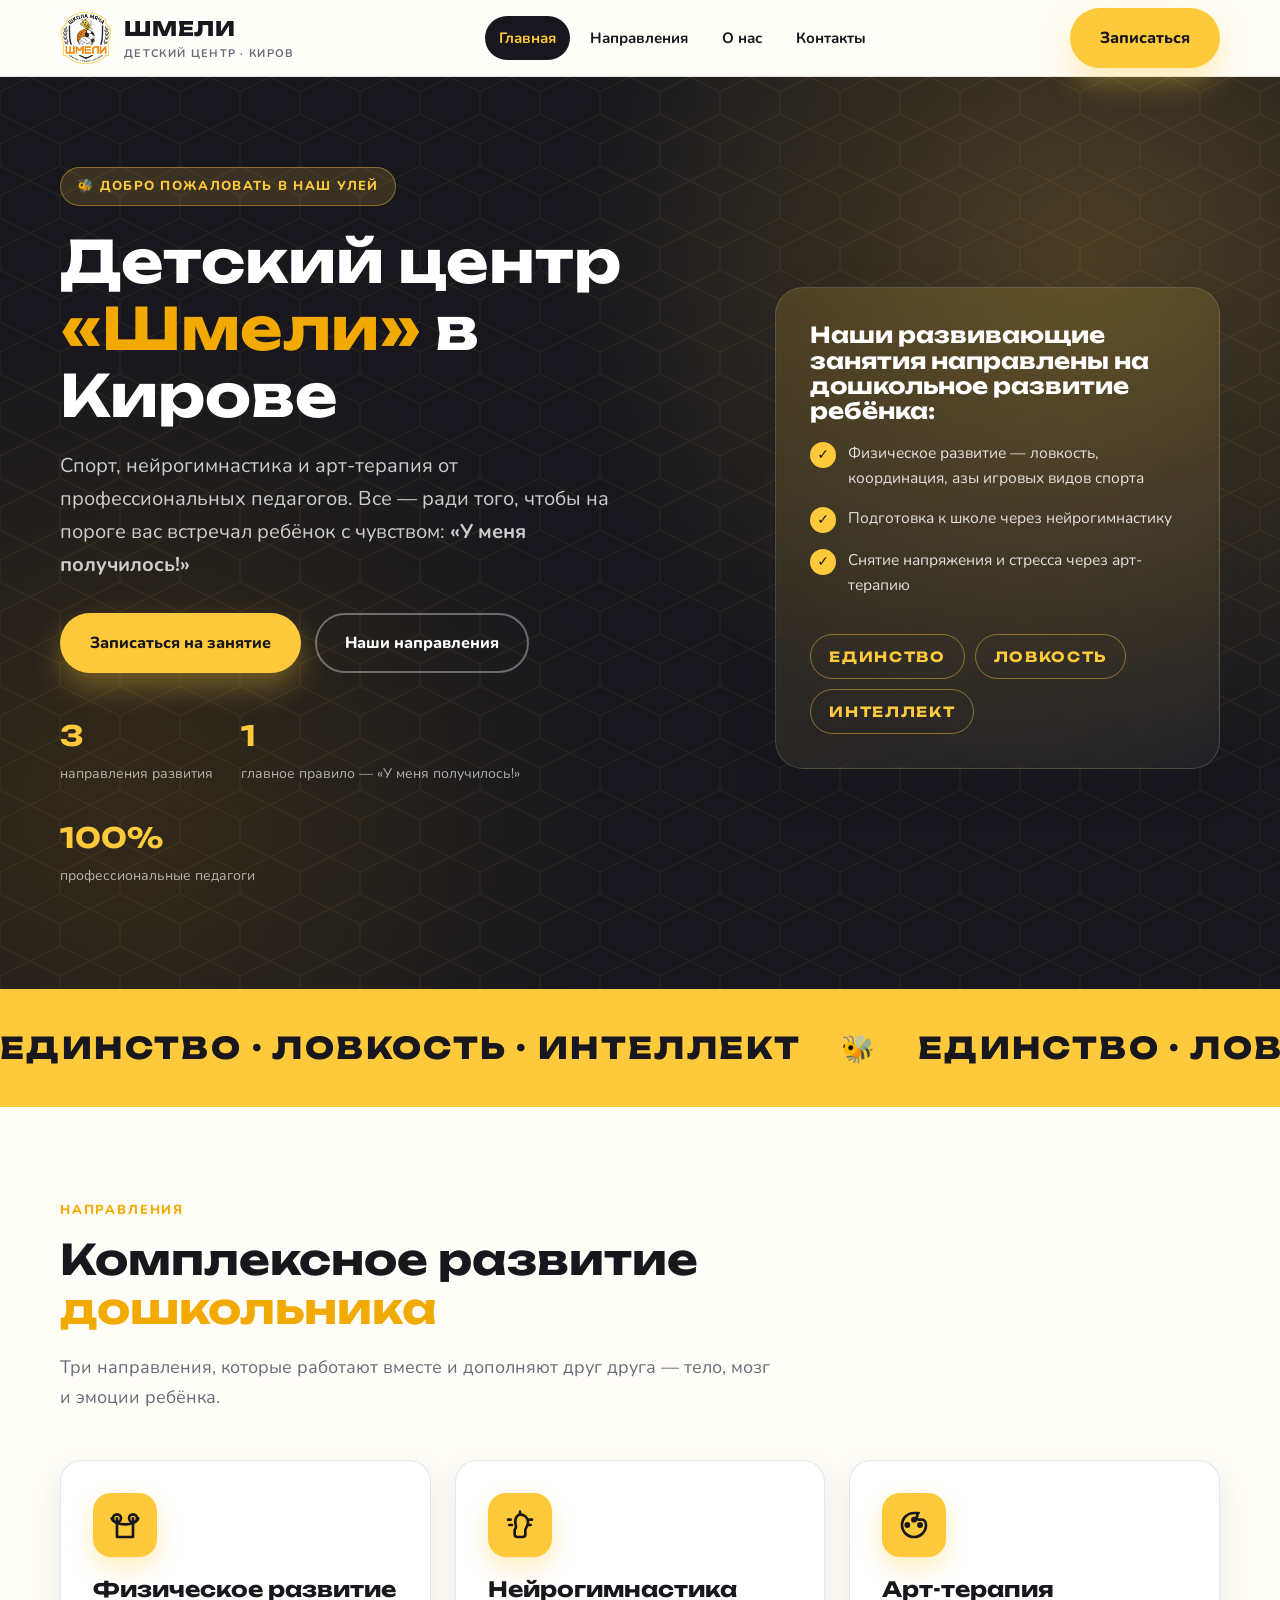
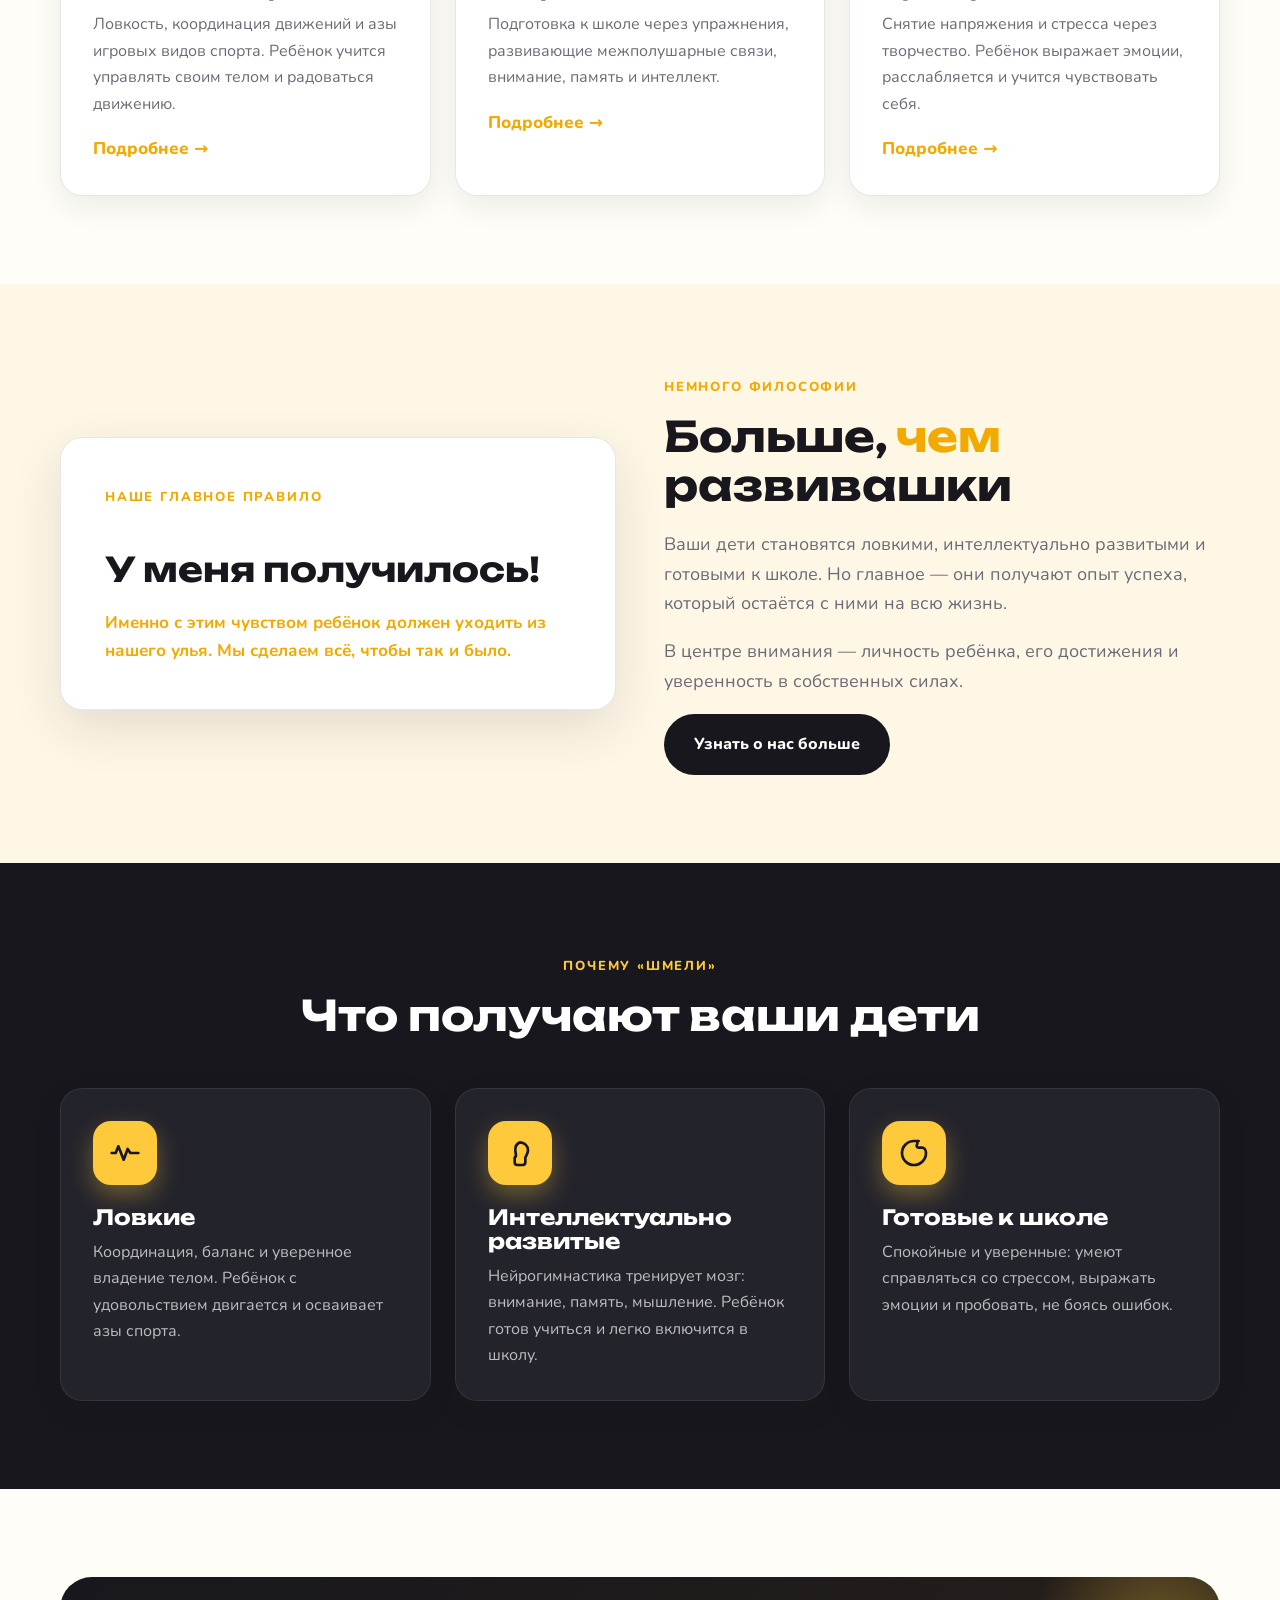
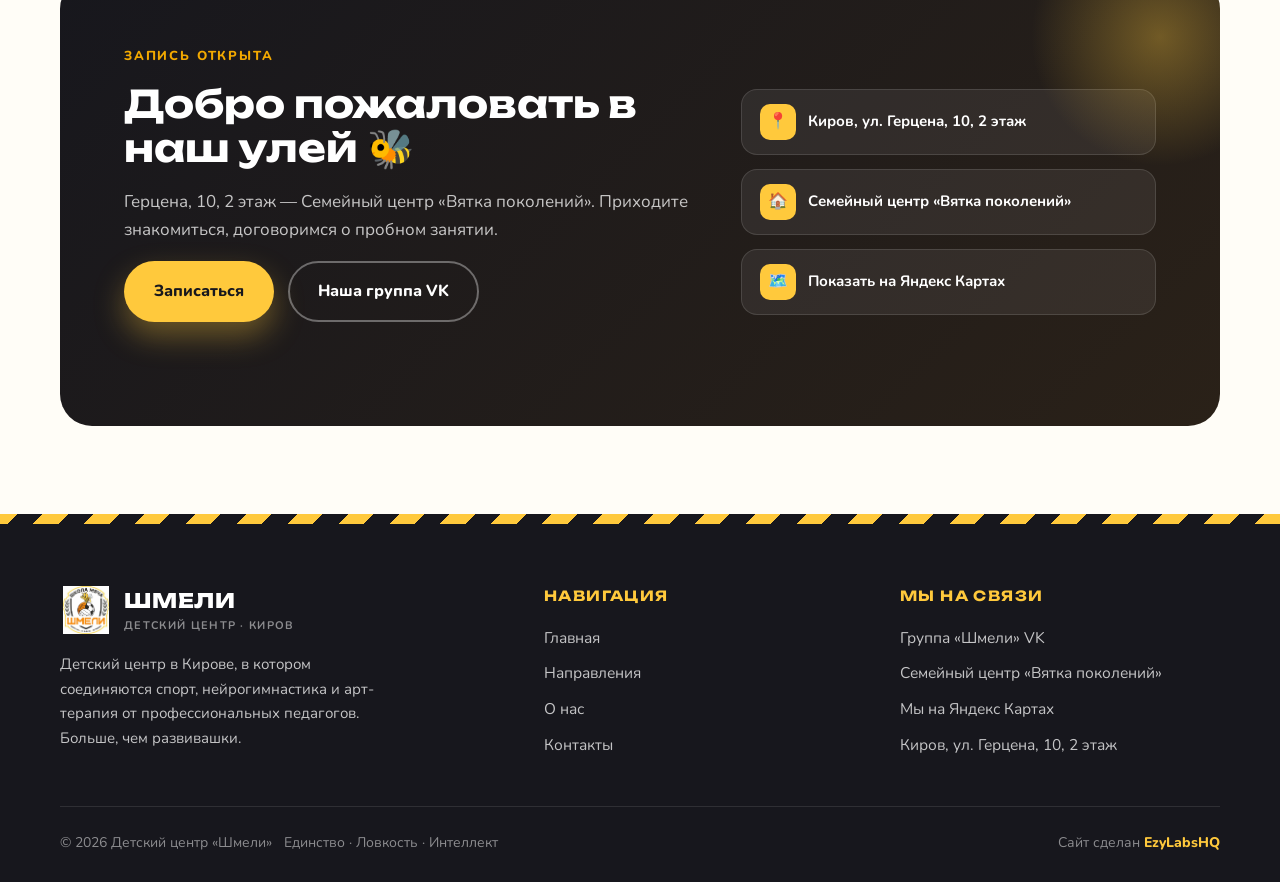
<file: index.html>
<!DOCTYPE html>
<html lang="ru">
<head>
  <meta charset="UTF-8">
  <meta name="viewport" content="width=device-width, initial-scale=1.0">
  <title>Детский центр «Шмели» — спорт, нейрогимнастика, арт-терапия в Кирове</title>
  <meta name="description" content="Детский центр «Шмели» в Кирове: спорт, нейрогимнастика и арт-терапия от профессиональных педагогов. Дошкольное развитие детей. Наш девиз — единство, ловкость, интеллект.">
  <link rel="icon" type="image/svg+xml" href="favicon.png">
  <link rel="preconnect" href="https://fonts.googleapis.com">
  <link rel="preconnect" href="https://fonts.gstatic.com" crossorigin>
  <link href="https://fonts.googleapis.com/css2?family=Nunito:wght@400;600;700;800&family=Unbounded:wght@500;700;800&display=swap" rel="stylesheet">
  <link rel="stylesheet" href="css/styles.css">
</head>
<body>

  <header class="site-header">
    <div class="container header-inner">
      <a class="logo" href="index.html">
        <span class="logo-badge">
          <img src="logo.webp" alt="Логотип детского центра «Шмели»" width="52" height="52">
        </span>
        <span>ШМЕЛИ<small>Детский центр · Киров</small></span>
      </a>
      <nav class="nav" aria-label="Основное меню">
        <a href="index.html" class="is-active" aria-current="page">Главная</a>
        <a href="directions.html">Направления</a>
        <a href="about.html">О нас</a>
        <a href="contacts.html">Контакты</a>
      </nav>
      <a class="btn btn-primary header-cta" href="contacts.html">Записаться</a>
      <button class="burger" aria-label="Открыть меню" aria-expanded="false"><span></span></button>
    </div>
  </header>

  <main>
    <section class="hero">
      <div class="container hero-inner">
        <div class="hero-text">
          <span class="hero-badge">🐝 Добро пожаловать в наш улей</span>
          <h1>Детский центр <span class="highlight">«Шмели»</span> в Кирове</h1>
          <p class="hero-lead">Спорт, нейрогимнастика и арт-терапия от профессиональных педагогов. Все — ради того, чтобы на пороге вас встречал ребёнок с чувством: <strong>«У меня получилось!»</strong></p>
          <div class="hero-actions">
            <a class="btn btn-primary" href="contacts.html">Записаться на занятие</a>
            <a class="btn btn-ghost" href="directions.html">Наши направления</a>
          </div>
          <div class="hero-facts">
            <div class="fact">
              <strong>3</strong>
              <span>направления развития</span>
            </div>
            <div class="fact">
              <strong>1</strong>
              <span>главное правило — «У меня получилось!»</span>
            </div>
            <div class="fact">
              <strong>100%</strong>
              <span>профессиональные педагоги</span>
            </div>
          </div>
        </div>
        <div class="hero-card reveal">
          <h3>Наши развивающие занятия направлены на дошкольное развитие ребёнка:</h3>
          <ul>
            <li><span class="check">✓</span>Физическое развитие — ловкость, координация, азы игровых видов спорта</li>
            <li><span class="check">✓</span>Подготовка к школе через нейрогимнастику</li>
            <li><span class="check">✓</span>Снятие напряжения и стресса через арт-терапию</li>
          </ul>
          <div class="motto">
            <span>Единство</span>
            <span>Ловкость</span>
            <span>Интеллект</span>
          </div>
        </div>
      </div>
    </section>

    <div class="band" aria-hidden="true">
      <div class="band-track">
        <span>Единство · Ловкость · Интеллект</span>
        <span>Единство · Ловкость · Интеллект</span>
        <span>Единство · Ловкость · Интеллект</span>
        <span>Единство · Ловкость · Интеллект</span>
      </div>
    </div>

    <section class="section">
      <div class="container">
        <div class="section-head">
          <span class="eyebrow">Направления</span>
          <h2 class="section-title">Комплексное развитие <span class="highlight">дошкольника</span></h2>
          <p class="section-text">Три направления, которые работают вместе и дополняют друг друга — тело, мозг и эмоции ребёнка.</p>
        </div>
        <div class="grid grid-3">
          <article class="card reveal">
            <div class="card-icon">
              <svg viewBox="0 0 24 24" fill="none" stroke="#17171D" stroke-width="2" stroke-linecap="round" stroke-linejoin="round" aria-hidden="true">
                <circle cx="6" cy="7" r="3"/>
                <circle cx="18" cy="7" r="3"/>
                <path d="M2 7c2 6 18 6 20 0"/>
                <path d="M6 7v14M18 7v14M6 21h12"/>
              </svg>
            </div>
            <h3>Физическое развитие</h3>
            <p>Ловкость, координация движений и азы игровых видов спорта. Ребёнок учится управлять своим телом и радоваться движению.</p>
            <a class="card-link" href="directions.html#sport">Подробнее →</a>
          </article>
          <article class="card reveal">
            <div class="card-icon">
              <svg viewBox="0 0 24 24" fill="none" stroke="#17171D" stroke-width="2" stroke-linecap="round" stroke-linejoin="round" aria-hidden="true">
                <path d="M12 4a6 6 0 0 1 6 6c0 2.5-1.5 4-2 5.5V19a2 2 0 0 1-2 2h-4a2 2 0 0 1-2-2v-3.5C10 14 8.5 12.5 8.5 10a6 6 0 0 1 3.5-6z"/>
                <path d="M12 2v2M5 8H3M21 8h-2M6 12H4M20 12h-2"/>
              </svg>
            </div>
            <h3>Нейрогимнастика</h3>
            <p>Подготовка к школе через упражнения, развивающие межполушарные связи, внимание, память и интеллект.</p>
            <a class="card-link" href="directions.html#neuro">Подробнее →</a>
          </article>
          <article class="card reveal">
            <div class="card-icon">
              <svg viewBox="0 0 24 24" fill="none" stroke="#17171D" stroke-width="2" stroke-linecap="round" stroke-linejoin="round" aria-hidden="true">
                <path d="M12 3a9 9 0 1 0 9 9c0-2.5-1.5-4-3-4h-2.5a1.5 1.5 0 0 1-1.1-2.55c.9-1-1.4-2.45 1.1-2.45z"/>
                <circle cx="7" cy="12" r="1.2" fill="#17171D"/>
                <circle cx="12" cy="8" r="1.2" fill="#17171D"/>
                <circle cx="16.5" cy="12" r="1.2" fill="#17171D"/>
              </svg>
            </div>
            <h3>Арт-терапия</h3>
            <p>Снятие напряжения и стресса через творчество. Ребёнок выражает эмоции, расслабляется и учится чувствовать себя.</p>
            <a class="card-link" href="directions.html#art">Подробнее →</a>
          </article>
        </div>
      </div>
    </section>

    <section class="section section--cream">
      <div class="container">
        <div class="rule">
          <div class="rule-quote reveal">
            <span class="eyebrow">Наше главное правило</span>
            <blockquote>У меня получилось!</blockquote>
            <cite>Именно с этим чувством ребёнок должен уходить из нашего улья. Мы сделаем всё, чтобы так и было.</cite>
          </div>
          <div>
            <span class="eyebrow">Немного философии</span>
            <h2 class="section-title">Больше, <span class="highlight">чем</span> развивашки</h2>
            <p class="section-text">Ваши дети становятся ловкими, интеллектуально развитыми и готовыми к школе. Но главное — они получают опыт успеха, который остаётся с ними на всю жизнь.</p>
            <p class="section-text">В центре внимания — личность ребёнка, его достижения и уверенность в собственных силах.</p>
            <a class="btn btn-dark" href="about.html">Узнать о нас больше</a>
          </div>
        </div>
      </div>
    </section>

    <section class="section section--dark">
      <div class="container">
        <div class="section-head section-head--center">
          <span class="eyebrow">Почему «Шмели»</span>
          <h2 class="section-title">Что получают ваши дети</h2>
        </div>
        <div class="grid grid-3">
          <article class="card card--dark reveal">
            <div class="card-icon">
              <svg viewBox="0 0 24 24" fill="none" stroke="#17171D" stroke-width="2" stroke-linecap="round" stroke-linejoin="round" aria-hidden="true">
                <path d="M2 12h3l2-5 4 10 3-8 2 3h6"/>
              </svg>
            </div>
            <h3>Ловкие</h3>
            <p>Координация, баланс и уверенное владение телом. Ребёнок с удовольствием двигается и осваивает азы спорта.</p>
          </article>
          <article class="card card--dark reveal">
            <div class="card-icon">
              <svg viewBox="0 0 24 24" fill="none" stroke="#17171D" stroke-width="2" stroke-linecap="round" stroke-linejoin="round" aria-hidden="true">
                <path d="M12 4a6 6 0 0 1 6 6c0 2.5-1.5 4-2 5.5V19a2 2 0 0 1-2 2h-4a2 2 0 0 1-2-2v-3.5C10 14 8.5 12.5 8.5 10a6 6 0 0 1 3.5-6z"/>
              </svg>
            </div>
            <h3>Интеллектуально развитые</h3>
            <p>Нейрогимнастика тренирует мозг: внимание, память, мышление. Ребёнок готов учиться и легко включится в школу.</p>
          </article>
          <article class="card card--dark reveal">
            <div class="card-icon">
              <svg viewBox="0 0 24 24" fill="none" stroke="#17171D" stroke-width="2" stroke-linecap="round" stroke-linejoin="round" aria-hidden="true">
                <path d="M12 3a9 9 0 1 0 9 9c0-2.5-1.5-4-3-4h-2.5a1.5 1.5 0 0 1-1.1-2.55c.9-1-1.4-2.45 1.1-2.45z"/>
              </svg>
            </div>
            <h3>Готовые к школе</h3>
            <p>Спокойные и уверенные: умеют справляться со стрессом, выражать эмоции и пробовать, не боясь ошибок.</p>
          </article>
        </div>
      </div>
    </section>

    <section class="section">
      <div class="container">
        <div class="cta-box reveal">
          <div>
            <span class="eyebrow">Запись открыта</span>
            <h2>Добро пожаловать в наш улей 🐝</h2>
            <p>Герцена, 10, 2 этаж — Семейный центр «Вятка поколений». Приходите знакомиться, договоримся о пробном занятии.</p>
            <div class="hero-actions">
              <a class="btn btn-primary" href="contacts.html">Записаться</a>
              <a class="btn btn-ghost" href="https://vk.ru/smeli_shkola" target="_blank" rel="noopener">Наша группа VK</a>
            </div>
          </div>
          <div class="cta-info">
            <div><span class="icon">📍</span>Киров, ул. Герцена, 10, 2 этаж</div>
            <a href="https://vk.ru/vyatka_pokoleniya" target="_blank" rel="noopener"><span class="icon">🏠</span>Семейный центр «Вятка поколений»</a>
            <a href="https://yandex.ru/maps/org/shmeli/58513634515?si=Kik431" target="_blank" rel="noopener"><span class="icon">🗺️</span>Показать на Яндекс Картах</a>
          </div>
        </div>
      </div>
    </section>
  </main>

  <div class="stripes" aria-hidden="true"></div>

  <footer class="site-footer">
    <div class="container">
      <div class="footer-grid">
        <div>
          <a class="logo" href="index.html">
            <span class="logo-badge">
              <img src="logo.webp" alt="Логотип детского центра «Шмели»" width="48" height="48">
            </span>
            <span>ШМЕЛИ<small style="color: rgba(255,255,255,.5)">Детский центр · Киров</small></span>
          </a>
          <p>Детский центр в Кирове, в котором соединяются спорт, нейрогимнастика и арт-терапия от профессиональных педагогов. Больше, чем развивашки.</p>
        </div>
        <div>
          <div class="footer-title">Навигация</div>
          <nav class="footer-links">
            <a href="index.html">Главная</a>
            <a href="directions.html">Направления</a>
            <a href="about.html">О нас</a>
            <a href="contacts.html">Контакты</a>
          </nav>
        </div>
        <div>
          <div class="footer-title">Мы на связи</div>
          <nav class="footer-links">
            <a href="https://vk.ru/smeli_shkola" target="_blank" rel="noopener">Группа «Шмели» VK</a>
            <a href="https://vk.ru/vyatka_pokoleniya" target="_blank" rel="noopener">Семейный центр «Вятка поколений»</a>
            <a href="https://yandex.ru/maps/org/shmeli/58513634515?si=Kik431" target="_blank" rel="noopener">Мы на Яндекс Картах</a>
            <a href="contacts.html">Киров, ул. Герцена, 10, 2 этаж</a>
          </nav>
        </div>
      </div>
      <div class="footer-bottom">
        <span>© <span id="year">2026</span> Детский центр «Шмели»</span>
        <span>Единство · Ловкость · Интеллект</span>
        <span class="made-by">Сайт сделан <strong>EzyLabsHQ</strong></span>
      </div>
    </div>
  </footer>

  <script src="js/main.js"></script>
</body>
</html>
</file>
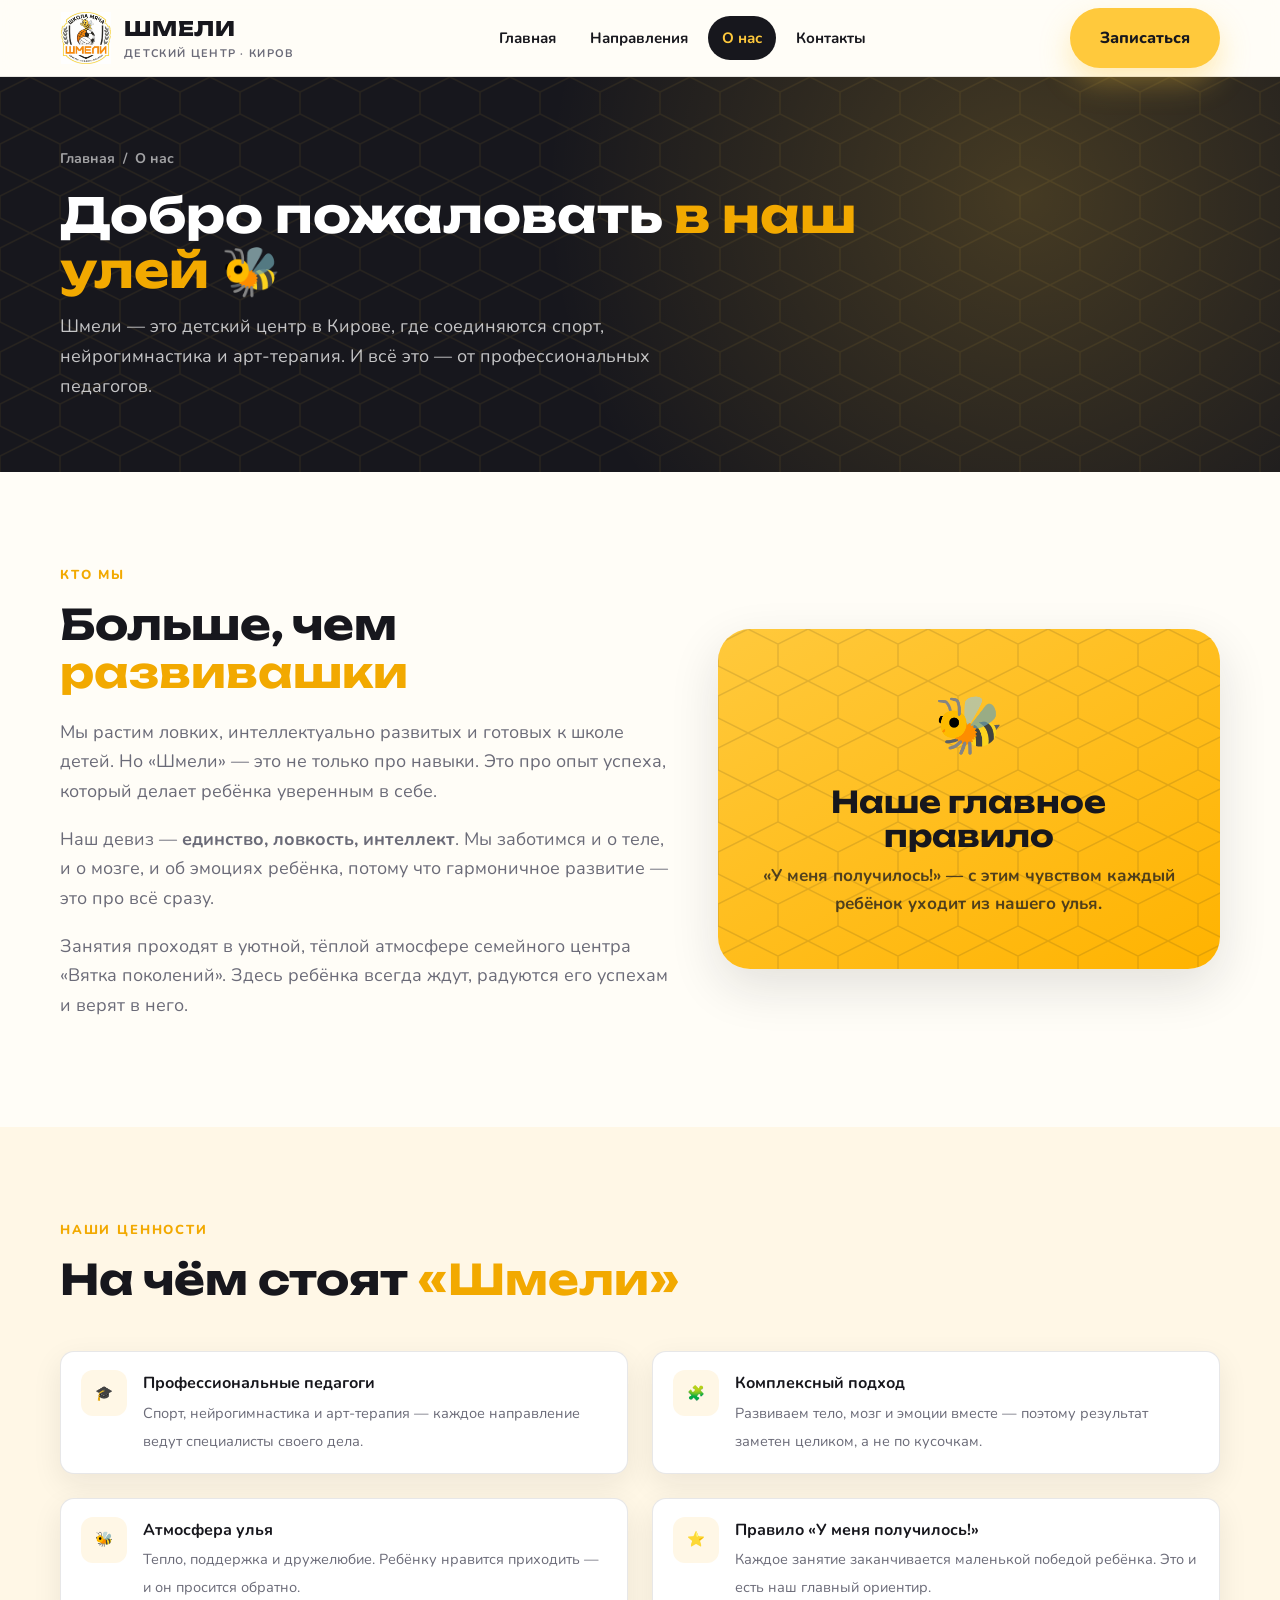
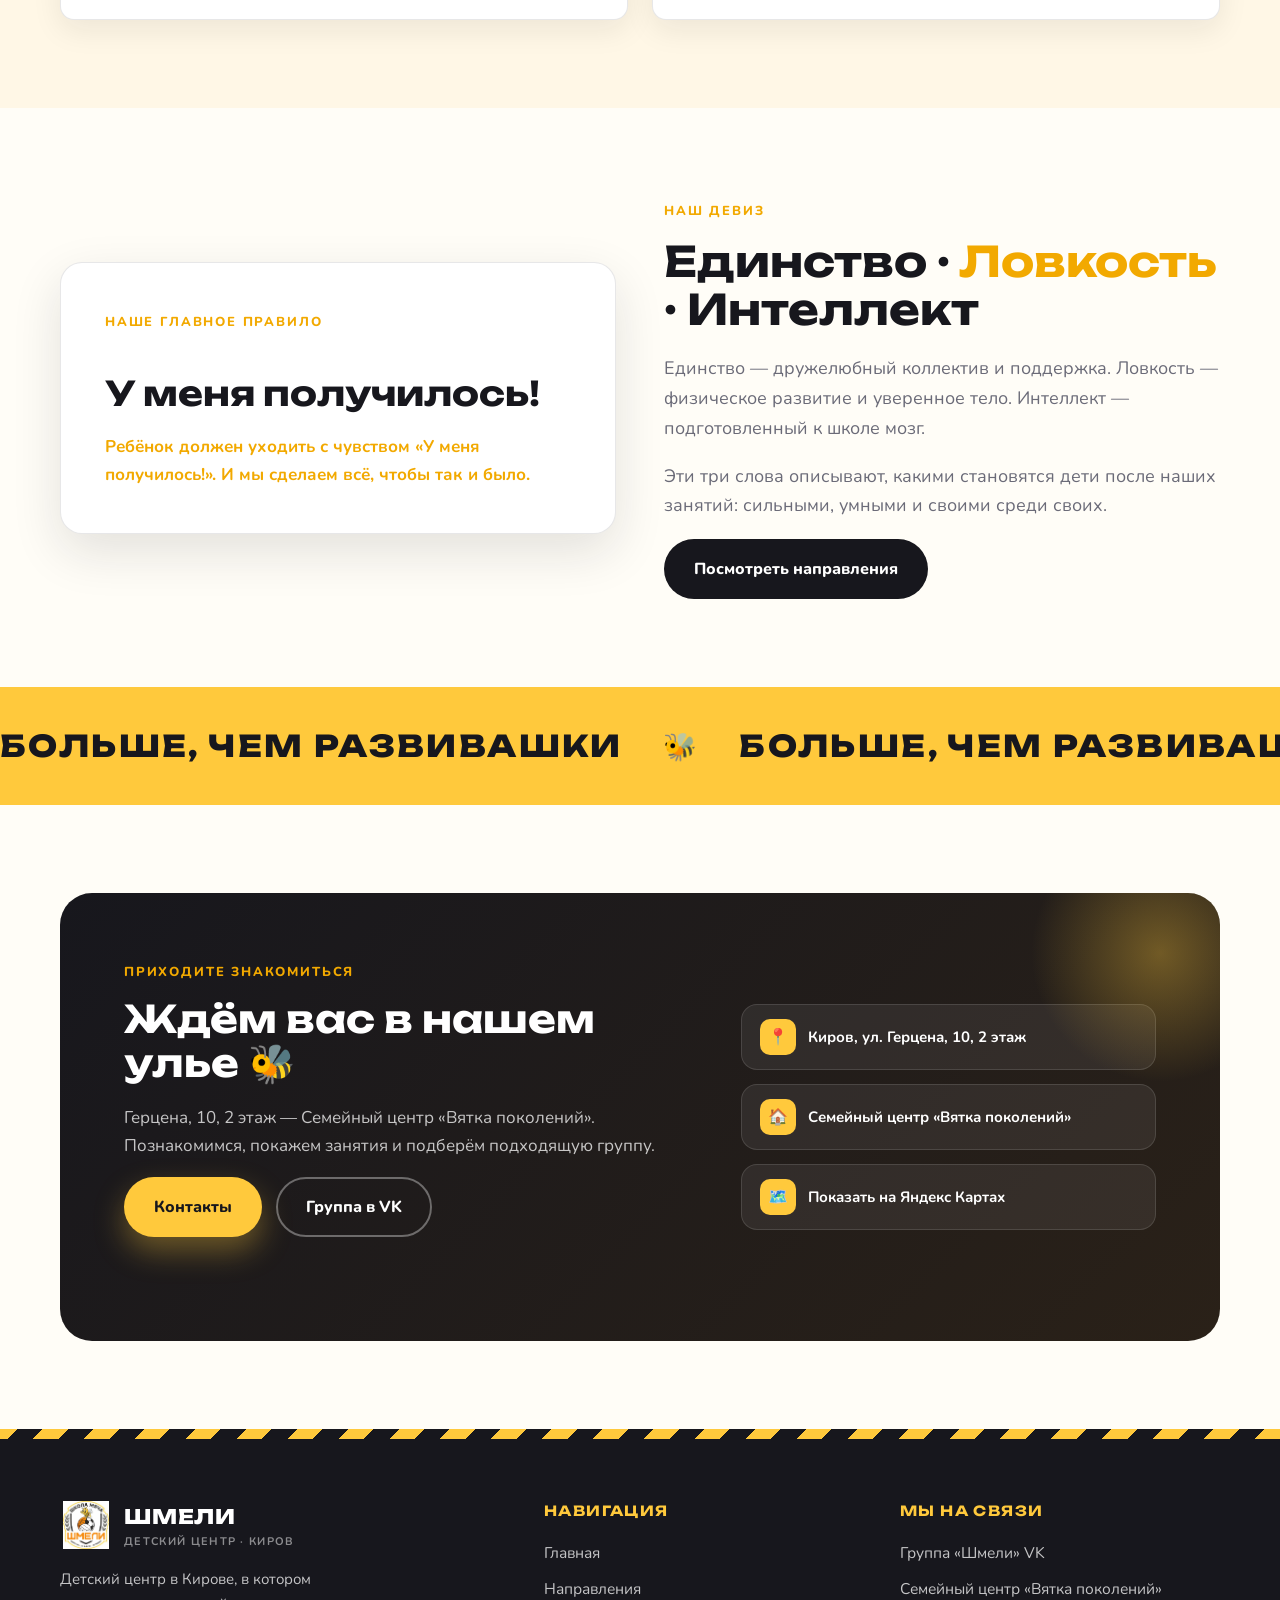
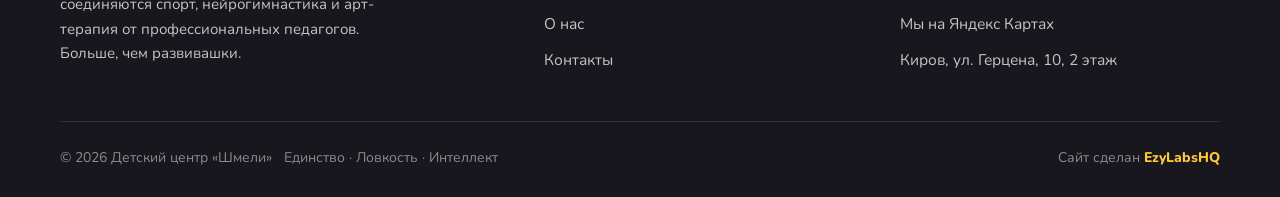
<file: about.html>
<!DOCTYPE html>
<html lang="ru">
<head>
  <meta charset="UTF-8">
  <meta name="viewport" content="width=device-width, initial-scale=1.0">
  <title>О нас — Детский центр «Шмели» в Кирове</title>
  <meta name="description" content="О детском центре «Шмели» в Кирове: профессиональные педагоги, комплексное развитие дошкольников, главное правило — «У меня получилось!». Больше, чем развивашки.">
  <link rel="icon" type="image/svg+xml" href="favicon.png">
  <link rel="preconnect" href="https://fonts.googleapis.com">
  <link rel="preconnect" href="https://fonts.gstatic.com" crossorigin>
  <link href="https://fonts.googleapis.com/css2?family=Nunito:wght@400;600;700;800&family=Unbounded:wght@500;700;800&display=swap" rel="stylesheet">
  <link rel="stylesheet" href="css/styles.css">
</head>
<body>

  <header class="site-header">
    <div class="container header-inner">
      <a class="logo" href="index.html">
        <span class="logo-badge">
          <img src="logo.webp" alt="Логотип детского центра «Шмели»" width="52" height="52">
        </span>
        <span>ШМЕЛИ<small>Детский центр · Киров</small></span>
      </a>
      <nav class="nav" aria-label="Основное меню">
        <a href="index.html">Главная</a>
        <a href="directions.html">Направления</a>
        <a href="about.html" class="is-active" aria-current="page">О нас</a>
        <a href="contacts.html">Контакты</a>
      </nav>
      <a class="btn btn-primary header-cta" href="contacts.html">Записаться</a>
      <button class="burger" aria-label="Открыть меню" aria-expanded="false"><span></span></button>
    </div>
  </header>

  <main>
    <section class="page-hero">
      <div class="container">
        <nav class="breadcrumbs" aria-label="Хлебные крошки">
          <a href="index.html">Главная</a>
          <span>/</span>
          <span>О нас</span>
        </nav>
        <h1>Добро пожаловать <span class="highlight">в наш улей</span> 🐝</h1>
        <p>Шмели — это детский центр в Кирове, где соединяются спорт, нейрогимнастика и арт-терапия. И всё это — от профессиональных педагогов.</p>
      </div>
    </section>

    <section class="section">
      <div class="container">
        <div class="about-grid">
          <div>
            <span class="eyebrow">Кто мы</span>
            <h2 class="section-title">Больше, чем <span class="highlight">развивашки</span></h2>
            <p class="section-text">Мы растим ловких, интеллектуально развитых и готовых к школе детей. Но «Шмели» — это не только про навыки. Это про опыт успеха, который делает ребёнка уверенным в себе.</p>
            <p class="section-text">Наш девиз — <strong>единство, ловкость, интеллект</strong>. Мы заботимся и о теле, и о мозге, и об эмоциях ребёнка, потому что гармоничное развитие — это про всё сразу.</p>
            <p class="section-text">Занятия проходят в уютной, тёплой атмосфере семейного центра «Вятка поколений». Здесь ребёнка всегда ждут, радуются его успехам и верят в него.</p>
          </div>
          <div class="about-visual">
            <div class="hex-stage reveal">
              <div class="hex-stage-inner">
                <div class="bee">🐝</div>
                <h3>Наше главное правило</h3>
                <p>«У меня получилось!» — с этим чувством каждый ребёнок уходит из нашего улья.</p>
              </div>
            </div>
          </div>
        </div>
      </div>
    </section>

    <section class="section section--cream">
      <div class="container">
        <div class="section-head">
          <span class="eyebrow">Наши ценности</span>
          <h2 class="section-title">На чём стоят <span class="highlight">«Шмели»</span></h2>
        </div>
        <div class="grid grid-2">
          <div class="value reveal">
            <span class="value-icon">🎓</span>
            <div>
              <strong>Профессиональные педагоги</strong>
              <span>Спорт, нейрогимнастика и арт-терапия — каждое направление ведут специалисты своего дела.</span>
            </div>
          </div>
          <div class="value reveal">
            <span class="value-icon">🧩</span>
            <div>
              <strong>Комплексный подход</strong>
              <span>Развиваем тело, мозг и эмоции вместе — поэтому результат заметен целиком, а не по кусочкам.</span>
            </div>
          </div>
          <div class="value reveal">
            <span class="value-icon">🐝</span>
            <div>
              <strong>Атмосфера улья</strong>
              <span>Тепло, поддержка и дружелюбие. Ребёнку нравится приходить — и он просится обратно.</span>
            </div>
          </div>
          <div class="value reveal">
            <span class="value-icon">⭐</span>
            <div>
              <strong>Правило «У меня получилось!»</strong>
              <span>Каждое занятие заканчивается маленькой победой ребёнка. Это и есть наш главный ориентир.</span>
            </div>
          </div>
        </div>
      </div>
    </section>

    <section class="section">
      <div class="container">
        <div class="rule">
          <div class="rule-quote reveal">
            <span class="eyebrow">Наше главное правило</span>
            <blockquote>У меня получилось!</blockquote>
            <cite>Ребёнок должен уходить с чувством «У меня получилось!». И мы сделаем всё, чтобы так и было.</cite>
          </div>
          <div>
            <span class="eyebrow">Наш девиз</span>
            <h2 class="section-title">Единство · <span class="highlight">Ловкость</span> · Интеллект</h2>
            <p class="section-text">Единство — дружелюбный коллектив и поддержка. Ловкость — физическое развитие и уверенное тело. Интеллект — подготовленный к школе мозг.</p>
            <p class="section-text">Эти три слова описывают, какими становятся дети после наших занятий: сильными, умными и своими среди своих.</p>
            <a class="btn btn-dark" href="directions.html">Посмотреть направления</a>
          </div>
        </div>
      </div>
    </section>

    <div class="band" aria-hidden="true">
      <div class="band-track">
        <span>Больше, чем развивашки</span>
        <span>Больше, чем развивашки</span>
        <span>Больше, чем развивашки</span>
        <span>Больше, чем развивашки</span>
      </div>
    </div>

    <section class="section">
      <div class="container">
        <div class="cta-box reveal">
          <div>
            <span class="eyebrow">Приходите знакомиться</span>
            <h2>Ждём вас в нашем улье 🐝</h2>
            <p>Герцена, 10, 2 этаж — Семейный центр «Вятка поколений». Познакомимся, покажем занятия и подберём подходящую группу.</p>
            <div class="hero-actions">
              <a class="btn btn-primary" href="contacts.html">Контакты</a>
              <a class="btn btn-ghost" href="https://vk.ru/smeli_shkola" target="_blank" rel="noopener">Группа в VK</a>
            </div>
          </div>
          <div class="cta-info">
            <div><span class="icon">📍</span>Киров, ул. Герцена, 10, 2 этаж</div>
            <a href="https://vk.ru/vyatka_pokoleniya" target="_blank" rel="noopener"><span class="icon">🏠</span>Семейный центр «Вятка поколений»</a>
            <a href="https://yandex.ru/maps/org/shmeli/58513634515?si=Kik431" target="_blank" rel="noopener"><span class="icon">🗺️</span>Показать на Яндекс Картах</a>
          </div>
        </div>
      </div>
    </section>
  </main>

  <div class="stripes" aria-hidden="true"></div>

  <footer class="site-footer">
    <div class="container">
      <div class="footer-grid">
        <div>
          <a class="logo" href="index.html">
            <span class="logo-badge">
              <img src="logo.webp" alt="Логотип детского центра «Шмели»" width="48" height="48">
            </span>
            <span>ШМЕЛИ<small style="color: rgba(255,255,255,.5)">Детский центр · Киров</small></span>
          </a>
          <p>Детский центр в Кирове, в котором соединяются спорт, нейрогимнастика и арт-терапия от профессиональных педагогов. Больше, чем развивашки.</p>
        </div>
        <div>
          <div class="footer-title">Навигация</div>
          <nav class="footer-links">
            <a href="index.html">Главная</a>
            <a href="directions.html">Направления</a>
            <a href="about.html">О нас</a>
            <a href="contacts.html">Контакты</a>
          </nav>
        </div>
        <div>
          <div class="footer-title">Мы на связи</div>
          <nav class="footer-links">
            <a href="https://vk.ru/smeli_shkola" target="_blank" rel="noopener">Группа «Шмели» VK</a>
            <a href="https://vk.ru/vyatka_pokoleniya" target="_blank" rel="noopener">Семейный центр «Вятка поколений»</a>
            <a href="https://yandex.ru/maps/org/shmeli/58513634515?si=Kik431" target="_blank" rel="noopener">Мы на Яндекс Картах</a>
            <a href="contacts.html">Киров, ул. Герцена, 10, 2 этаж</a>
          </nav>
        </div>
      </div>
      <div class="footer-bottom">
        <span>© <span id="year">2026</span> Детский центр «Шмели»</span>
        <span>Единство · Ловкость · Интеллект</span>
        <span class="made-by">Сайт сделан <strong>EzyLabsHQ</strong></span>
      </div>
    </div>
  </footer>

  <script src="js/main.js"></script>
</body>
</html>
</file>
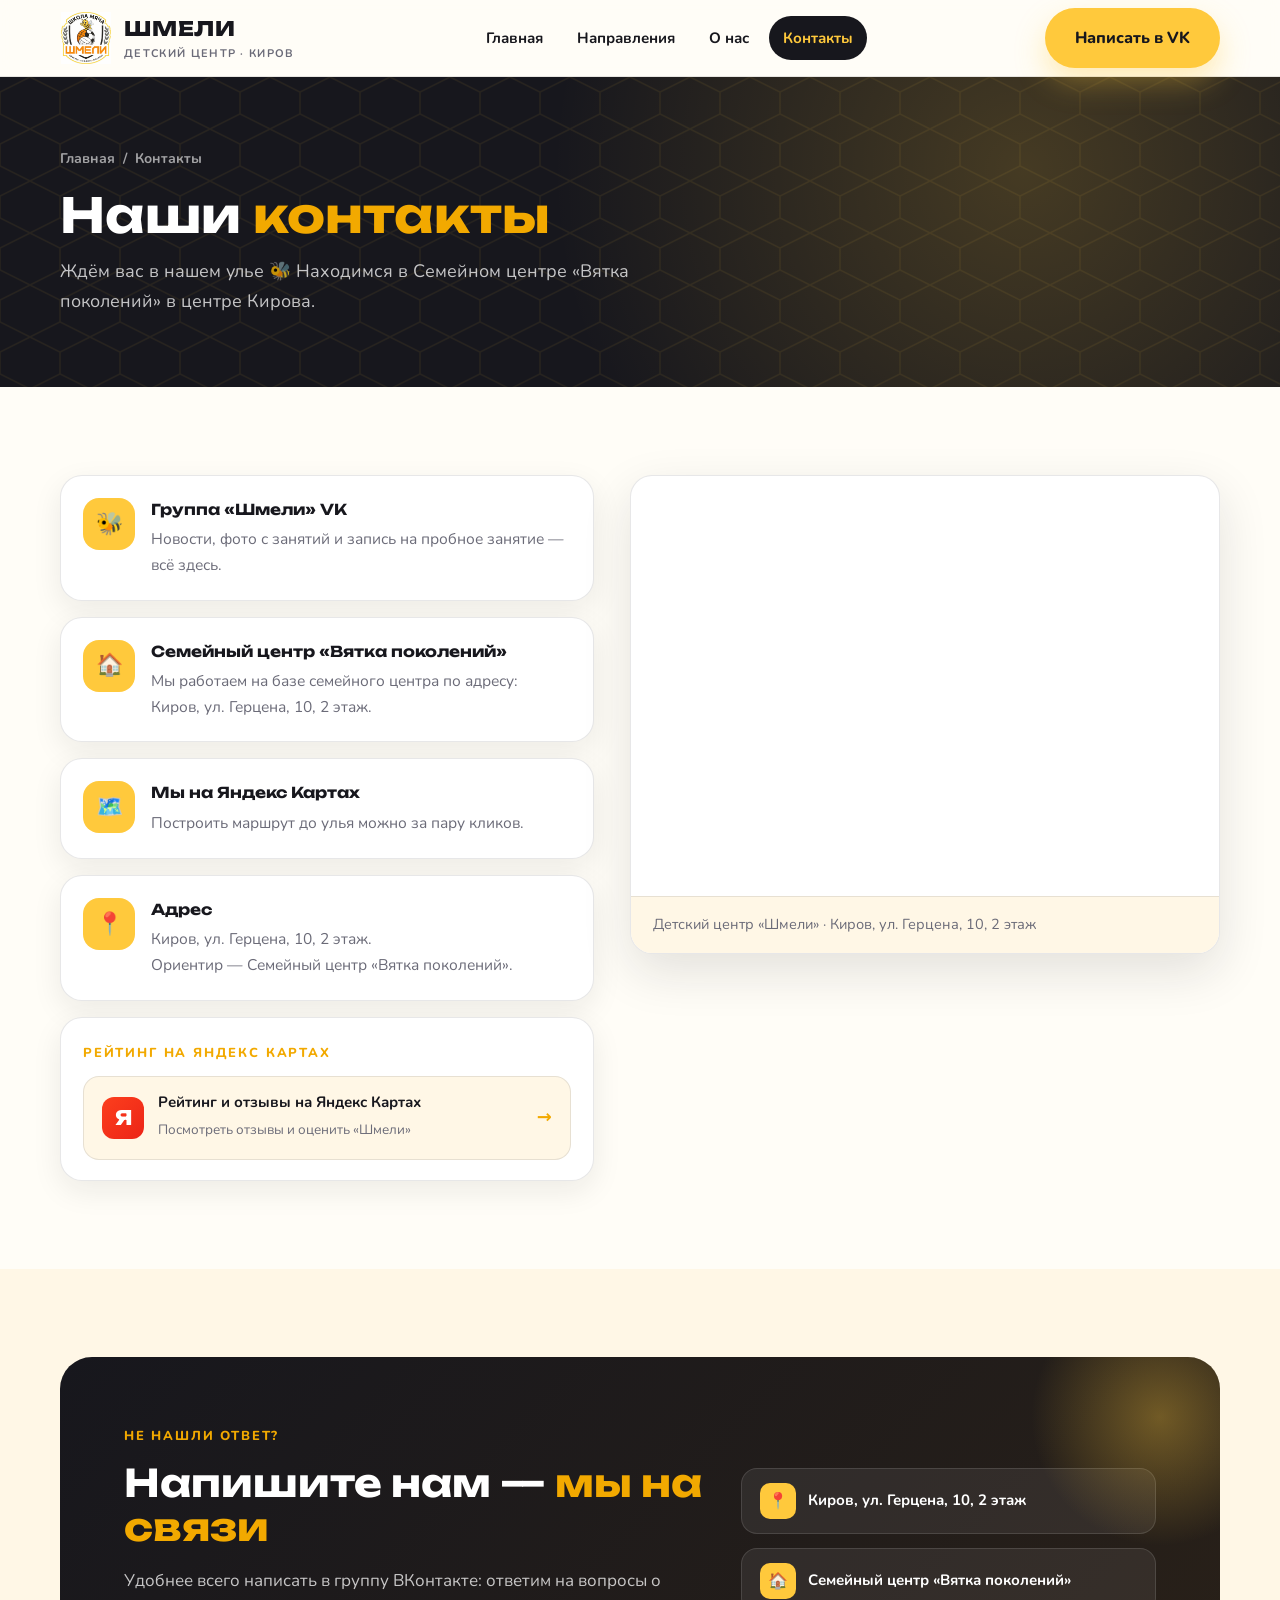
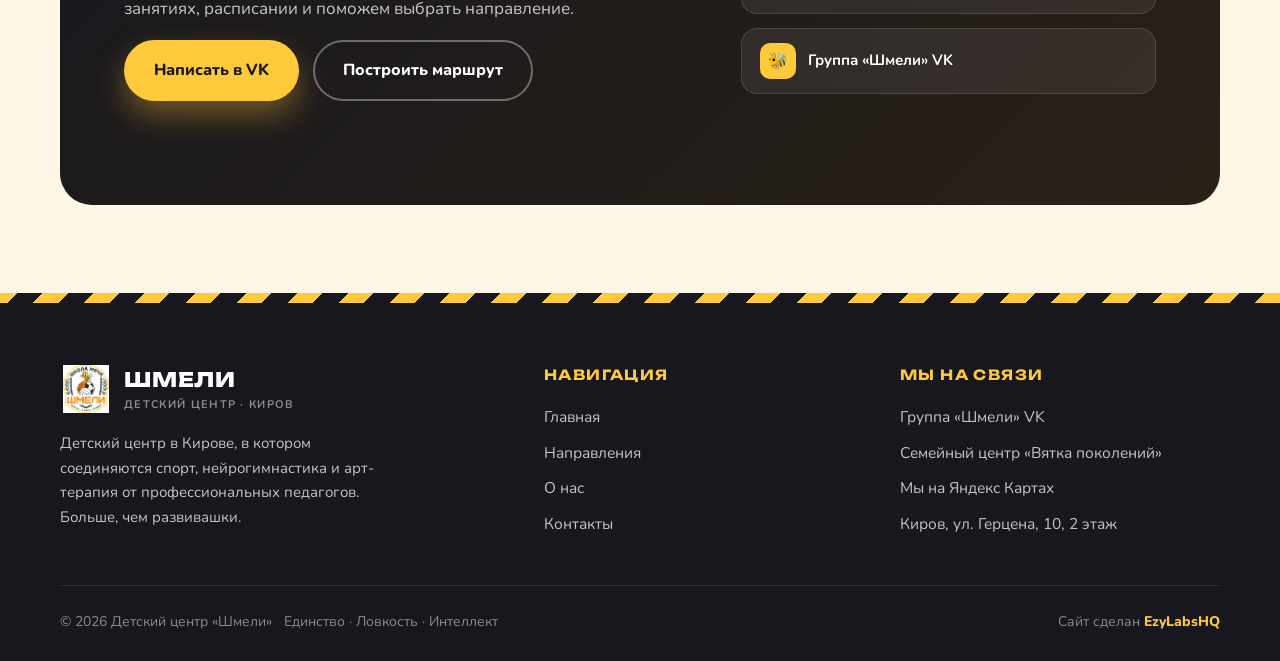
<file: contacts.html>
<!DOCTYPE html>
<html lang="ru">
<head>
  <meta charset="UTF-8">
  <meta name="viewport" content="width=device-width, initial-scale=1.0">
  <title>Контакты — Детский центр «Шмели» в Кирове</title>
  <meta name="description" content="Как найти детский центр «Шмели» в Кирове: ул. Герцена, 10, 2 этаж, Семейный центр «Вятка поколений». Группа VK и Яндекс Карты.">
  <link rel="icon" type="image/svg+xml" href="favicon.png">
  <link rel="preconnect" href="https://fonts.googleapis.com">
  <link rel="preconnect" href="https://fonts.gstatic.com" crossorigin>
  <link href="https://fonts.googleapis.com/css2?family=Nunito:wght@400;600;700;800&family=Unbounded:wght@500;700;800&display=swap" rel="stylesheet">
  <link rel="stylesheet" href="css/styles.css">
</head>
<body>

  <header class="site-header">
    <div class="container header-inner">
      <a class="logo" href="index.html">
        <span class="logo-badge">
          <img src="logo.webp" alt="Логотип детского центра «Шмели»" width="52" height="52">
        </span>
        <span>ШМЕЛИ<small>Детский центр · Киров</small></span>
      </a>
      <nav class="nav" aria-label="Основное меню">
        <a href="index.html">Главная</a>
        <a href="directions.html">Направления</a>
        <a href="about.html">О нас</a>
        <a href="contacts.html" class="is-active" aria-current="page">Контакты</a>
      </nav>
      <a class="btn btn-primary header-cta" href="https://vk.ru/smeli_shkola" target="_blank" rel="noopener">Написать в VK</a>
      <button class="burger" aria-label="Открыть меню" aria-expanded="false"><span></span></button>
    </div>
  </header>

  <main>
    <section class="page-hero">
      <div class="container">
        <nav class="breadcrumbs" aria-label="Хлебные крошки">
          <a href="index.html">Главная</a>
          <span>/</span>
          <span>Контакты</span>
        </nav>
        <h1>Наши <span class="highlight">контакты</span></h1>
        <p>Ждём вас в нашем улье 🐝 Находимся в Семейном центре «Вятка поколений» в центре Кирова.</p>
      </div>
    </section>

    <section class="section">
      <div class="container">
        <div class="contact-layout">
          <div class="contact-list">
            <a class="contact-item reveal" href="https://vk.ru/smeli_shkola" target="_blank" rel="noopener">
              <span class="icon">🐝</span>
              <div>
                <strong>Группа «Шмели» VK</strong>
                <p>Новости, фото с занятий и запись на пробное занятие — всё здесь.</p>
              </div>
            </a>
            <a class="contact-item reveal" href="https://vk.ru/vyatka_pokoleniya" target="_blank" rel="noopener">
              <span class="icon">🏠</span>
              <div>
                <strong>Семейный центр «Вятка поколений»</strong>
                <p>Мы работаем на базе семейного центра по адресу: Киров, ул. Герцена, 10, 2 этаж.</p>
              </div>
            </a>
            <a class="contact-item reveal" href="https://yandex.ru/maps/org/shmeli/58513634515?si=Kik431" target="_blank" rel="noopener">
              <span class="icon">🗺️</span>
              <div>
                <strong>Мы на Яндекс Картах</strong>
                <p>Построить маршрут до улья можно за пару кликов.</p>
              </div>
            </a>
            <div class="contact-item reveal">
              <span class="icon">📍</span>
              <div>
                <strong>Адрес</strong>
                <p>Киров, ул. Герцена, 10, 2 этаж.<br>Ориентир — Семейный центр «Вятка поколений».</p>
              </div>
            </div>
            <div class="rating-box reveal">
              <span class="eyebrow">Рейтинг на Яндекс Картах</span>
              <a class="rating-link" href="https://yandex.ru/maps/org/shmeli/58513634515/reviews?si=Kik431" target="_blank" rel="noopener">
                <span class="rating-ya">Я</span>
                <span>
                  <strong>Рейтинг и отзывы на Яндекс Картах</strong>
                  <small>Посмотреть отзывы и оценить «Шмели»</small>
                </span>
                <span class="rating-arrow">→</span>
              </a>
            </div>
          </div>

          <div class="map-wrap reveal">
            <iframe src="https://yandex.ru/map-widget/v1/?z=12&ol=biz&oid=58513634515" width="560" height="400" frameborder="0" title="Детский центр «Шмели» на карте"></iframe>
            <div class="map-caption">Детский центр «Шмели» · Киров, ул. Герцена, 10, 2 этаж</div>
          </div>
        </div>
      </div>
    </section>

    <section class="section section--cream">
      <div class="container">
        <div class="cta-box reveal">
          <div>
            <span class="eyebrow">Не нашли ответ?</span>
            <h2>Напишите нам — <span class="highlight">мы на связи</span></h2>
            <p>Удобнее всего написать в группу ВКонтакте: ответим на вопросы о занятиях, расписании и поможем выбрать направление.</p>
            <div class="hero-actions">
              <a class="btn btn-primary" href="https://vk.ru/smeli_shkola" target="_blank" rel="noopener">Написать в VK</a>
              <a class="btn btn-ghost" href="https://yandex.ru/maps/org/shmeli/58513634515?si=Kik431" target="_blank" rel="noopener">Построить маршрут</a>
            </div>
          </div>
          <div class="cta-info">
            <div><span class="icon">📍</span>Киров, ул. Герцена, 10, 2 этаж</div>
            <a href="https://vk.ru/vyatka_pokoleniya" target="_blank" rel="noopener"><span class="icon">🏠</span>Семейный центр «Вятка поколений»</a>
            <a href="https://vk.ru/smeli_shkola" target="_blank" rel="noopener"><span class="icon">🐝</span>Группа «Шмели» VK</a>
          </div>
        </div>
      </div>
    </section>
  </main>

  <div class="stripes" aria-hidden="true"></div>

  <footer class="site-footer">
    <div class="container">
      <div class="footer-grid">
        <div>
          <a class="logo" href="index.html">
            <span class="logo-badge">
              <img src="logo.webp" alt="Логотип детского центра «Шмели»" width="48" height="48">
            </span>
            <span>ШМЕЛИ<small style="color: rgba(255,255,255,.5)">Детский центр · Киров</small></span>
          </a>
          <p>Детский центр в Кирове, в котором соединяются спорт, нейрогимнастика и арт-терапия от профессиональных педагогов. Больше, чем развивашки.</p>
        </div>
        <div>
          <div class="footer-title">Навигация</div>
          <nav class="footer-links">
            <a href="index.html">Главная</a>
            <a href="directions.html">Направления</a>
            <a href="about.html">О нас</a>
            <a href="contacts.html">Контакты</a>
          </nav>
        </div>
        <div>
          <div class="footer-title">Мы на связи</div>
          <nav class="footer-links">
            <a href="https://vk.ru/smeli_shkola" target="_blank" rel="noopener">Группа «Шмели» VK</a>
            <a href="https://vk.ru/vyatka_pokoleniya" target="_blank" rel="noopener">Семейный центр «Вятка поколений»</a>
            <a href="https://yandex.ru/maps/org/shmeli/58513634515?si=Kik431" target="_blank" rel="noopener">Мы на Яндекс Картах</a>
            <a href="contacts.html">Киров, ул. Герцена, 10, 2 этаж</a>
          </nav>
        </div>
      </div>
      <div class="footer-bottom">
        <span>© <span id="year">2026</span> Детский центр «Шмели»</span>
        <span>Единство · Ловкость · Интеллект</span>
        <span class="made-by">Сайт сделан <strong>EzyLabsHQ</strong></span>
      </div>
    </div>
  </footer>

  <script src="js/main.js"></script>
</body>
</html>
</file>
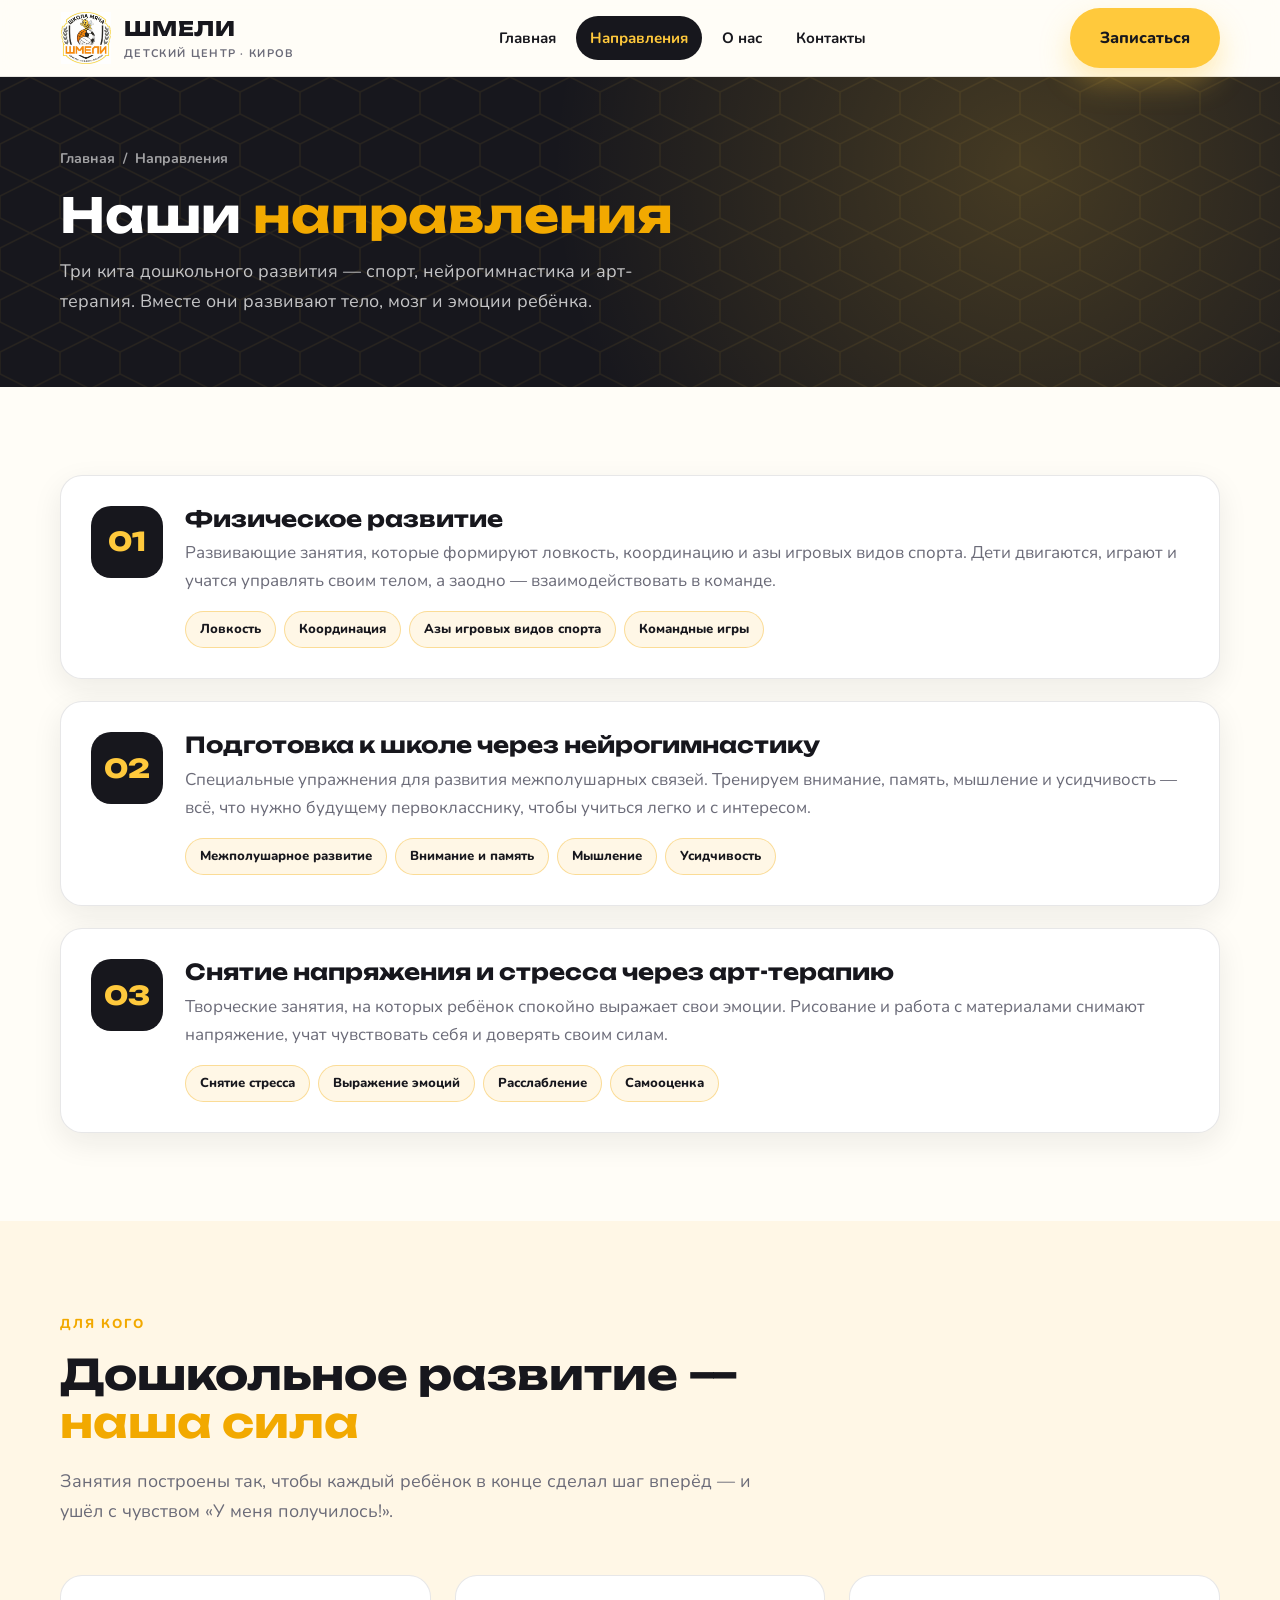
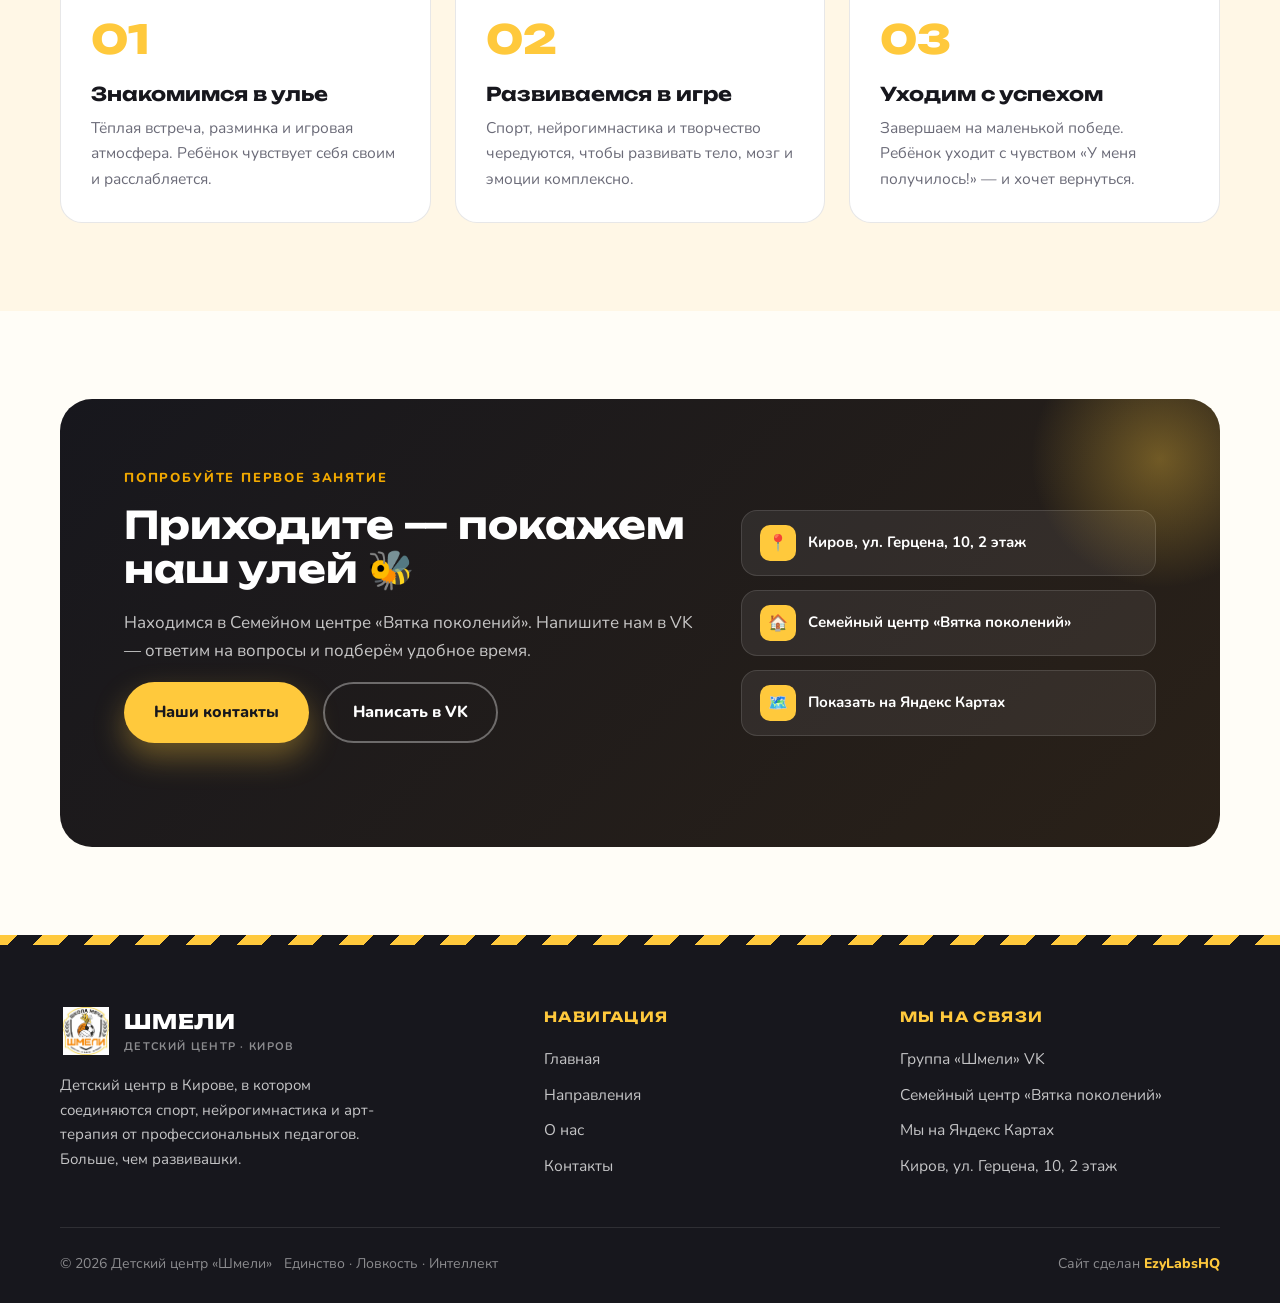
<file: directions.html>
<!DOCTYPE html>
<html lang="ru">
<head>
  <meta charset="UTF-8">
  <meta name="viewport" content="width=device-width, initial-scale=1.0">
  <title>Направления — Детский центр «Шмели» в Кирове</title>
  <meta name="description" content="Направления детского центра «Шмели» в Кирове: физическое развитие, нейрогимнастика для подготовки к школе, арт-терапия для снятия стресса. Для дошкольников.">
  <link rel="icon" type="image/svg+xml" href="favicon.png">
  <link rel="preconnect" href="https://fonts.googleapis.com">
  <link rel="preconnect" href="https://fonts.gstatic.com" crossorigin>
  <link href="https://fonts.googleapis.com/css2?family=Nunito:wght@400;600;700;800&family=Unbounded:wght@500;700;800&display=swap" rel="stylesheet">
  <link rel="stylesheet" href="css/styles.css">
</head>
<body>

  <header class="site-header">
    <div class="container header-inner">
      <a class="logo" href="index.html">
        <span class="logo-badge">
          <img src="logo.webp" alt="Логотип детского центра «Шмели»" width="52" height="52">
        </span>
        <span>ШМЕЛИ<small>Детский центр · Киров</small></span>
      </a>
      <nav class="nav" aria-label="Основное меню">
        <a href="index.html">Главная</a>
        <a href="directions.html" class="is-active" aria-current="page">Направления</a>
        <a href="about.html">О нас</a>
        <a href="contacts.html">Контакты</a>
      </nav>
      <a class="btn btn-primary header-cta" href="contacts.html">Записаться</a>
      <button class="burger" aria-label="Открыть меню" aria-expanded="false"><span></span></button>
    </div>
  </header>

  <main>
    <section class="page-hero">
      <div class="container">
        <nav class="breadcrumbs" aria-label="Хлебные крошки">
          <a href="index.html">Главная</a>
          <span>/</span>
          <span>Направления</span>
        </nav>
        <h1>Наши <span class="highlight">направления</span></h1>
        <p>Три кита дошкольного развития — спорт, нейрогимнастика и арт-терапия. Вместе они развивают тело, мозг и эмоции ребёнка.</p>
      </div>
    </section>

    <section class="section">
      <div class="container">
        <div id="sport" class="feature reveal">
          <div class="feature-num">01</div>
          <div>
            <h3>Физическое развитие</h3>
            <p>Развивающие занятия, которые формируют ловкость, координацию и азы игровых видов спорта. Дети двигаются, играют и учатся управлять своим телом, а заодно — взаимодействовать в команде.</p>
            <div class="tags">
              <span class="tag">Ловкость</span>
              <span class="tag">Координация</span>
              <span class="tag">Азы игровых видов спорта</span>
              <span class="tag">Командные игры</span>
            </div>
          </div>
        </div>

        <div id="neuro" class="feature reveal">
          <div class="feature-num">02</div>
          <div>
            <h3>Подготовка к школе через нейрогимнастику</h3>
            <p>Специальные упражнения для развития межполушарных связей. Тренируем внимание, память, мышление и усидчивость — всё, что нужно будущему первокласснику, чтобы учиться легко и с интересом.</p>
            <div class="tags">
              <span class="tag">Межполушарное развитие</span>
              <span class="tag">Внимание и память</span>
              <span class="tag">Мышление</span>
              <span class="tag">Усидчивость</span>
            </div>
          </div>
        </div>

        <div id="art" class="feature reveal">
          <div class="feature-num">03</div>
          <div>
            <h3>Снятие напряжения и стресса через арт-терапию</h3>
            <p>Творческие занятия, на которых ребёнок спокойно выражает свои эмоции. Рисование и работа с материалами снимают напряжение, учат чувствовать себя и доверять своим силам.</p>
            <div class="tags">
              <span class="tag">Снятие стресса</span>
              <span class="tag">Выражение эмоций</span>
              <span class="tag">Расслабление</span>
              <span class="tag">Самооценка</span>
            </div>
          </div>
        </div>
      </div>
    </section>

    <section class="section section--cream">
      <div class="container">
        <div class="section-head">
          <span class="eyebrow">Для кого</span>
          <h2 class="section-title">Дошкольное развитие — <span class="highlight">наша сила</span></h2>
          <p class="section-text">Занятия построены так, чтобы каждый ребёнок в конце сделал шаг вперёд — и ушёл с чувством «У меня получилось!».</p>
        </div>
        <div class="steps">
          <div class="step reveal">
            <h3>Знакомимся в улье</h3>
            <p>Тёплая встреча, разминка и игровая атмосфера. Ребёнок чувствует себя своим и расслабляется.</p>
          </div>
          <div class="step reveal">
            <h3>Развиваемся в игре</h3>
            <p>Спорт, нейрогимнастика и творчество чередуются, чтобы развивать тело, мозг и эмоции комплексно.</p>
          </div>
          <div class="step reveal">
            <h3>Уходим с успехом</h3>
            <p>Завершаем на маленькой победе. Ребёнок уходит с чувством «У меня получилось!» — и хочет вернуться.</p>
          </div>
        </div>
      </div>
    </section>

    <section class="section">
      <div class="container">
        <div class="cta-box reveal">
          <div>
            <span class="eyebrow">Попробуйте первое занятие</span>
            <h2>Приходите — покажем наш улей 🐝</h2>
            <p>Находимся в Семейном центре «Вятка поколений». Напишите нам в VK — ответим на вопросы и подберём удобное время.</p>
            <div class="hero-actions">
              <a class="btn btn-primary" href="contacts.html">Наши контакты</a>
              <a class="btn btn-ghost" href="https://vk.ru/smeli_shkola" target="_blank" rel="noopener">Написать в VK</a>
            </div>
          </div>
          <div class="cta-info">
            <div><span class="icon">📍</span>Киров, ул. Герцена, 10, 2 этаж</div>
            <a href="https://vk.ru/vyatka_pokoleniya" target="_blank" rel="noopener"><span class="icon">🏠</span>Семейный центр «Вятка поколений»</a>
            <a href="https://yandex.ru/maps/org/shmeli/58513634515?si=Kik431" target="_blank" rel="noopener"><span class="icon">🗺️</span>Показать на Яндекс Картах</a>
          </div>
        </div>
      </div>
    </section>
  </main>

  <div class="stripes" aria-hidden="true"></div>

  <footer class="site-footer">
    <div class="container">
      <div class="footer-grid">
        <div>
          <a class="logo" href="index.html">
            <span class="logo-badge">
              <img src="logo.webp" alt="Логотип детского центра «Шмели»" width="48" height="48">
            </span>
            <span>ШМЕЛИ<small style="color: rgba(255,255,255,.5)">Детский центр · Киров</small></span>
          </a>
          <p>Детский центр в Кирове, в котором соединяются спорт, нейрогимнастика и арт-терапия от профессиональных педагогов. Больше, чем развивашки.</p>
        </div>
        <div>
          <div class="footer-title">Навигация</div>
          <nav class="footer-links">
            <a href="index.html">Главная</a>
            <a href="directions.html">Направления</a>
            <a href="about.html">О нас</a>
            <a href="contacts.html">Контакты</a>
          </nav>
        </div>
        <div>
          <div class="footer-title">Мы на связи</div>
          <nav class="footer-links">
            <a href="https://vk.ru/smeli_shkola" target="_blank" rel="noopener">Группа «Шмели» VK</a>
            <a href="https://vk.ru/vyatka_pokoleniya" target="_blank" rel="noopener">Семейный центр «Вятка поколений»</a>
            <a href="https://yandex.ru/maps/org/shmeli/58513634515?si=Kik431" target="_blank" rel="noopener">Мы на Яндекс Картах</a>
            <a href="contacts.html">Киров, ул. Герцена, 10, 2 этаж</a>
          </nav>
        </div>
      </div>
      <div class="footer-bottom">
        <span>© <span id="year">2026</span> Детский центр «Шмели»</span>
        <span>Единство · Ловкость · Интеллект</span>
        <span class="made-by">Сайт сделан <strong>EzyLabsHQ</strong></span>
      </div>
    </div>
  </footer>

  <script src="js/main.js"></script>
</body>
</html>
</file>
<file: css/styles.css>
:root {
  --yellow: #ffc93c;
  --yellow-deep: #f2a900;
  --honey: #ffb300;
  --ink: #17171d;
  --ink-soft: #23232c;
  --cream: #fff7e6;
  --paper: #fffdf7;
  --white: #ffffff;
  --muted: #6b6b78;
  --line: rgba(23, 23, 29, 0.1);
  --shadow: 0 18px 50px rgba(23, 23, 29, 0.12);
  --shadow-soft: 0 10px 30px rgba(23, 23, 29, 0.08);
  --radius: 22px;
  --radius-sm: 14px;
  --max: 1160px;
  --header-h: 76px;
  --font-body: "Nunito", system-ui, -apple-system, "Segoe UI", sans-serif;
  --font-display: "Unbounded", "Nunito", sans-serif;
}

*,
*::before,
*::after {
  box-sizing: border-box;
}

html {
  scroll-behavior: smooth;
}

body {
  margin: 0;
  font-family: var(--font-body);
  font-size: 17px;
  line-height: 1.65;
  color: var(--ink);
  background: var(--paper);
  -webkit-font-smoothing: antialiased;
}

img,
svg {
  display: block;
  max-width: 100%;
}

a {
  color: inherit;
  text-decoration: none;
}

ul {
  margin: 0;
  padding: 0;
  list-style: none;
}

h1,
h2,
h3,
h4 {
  font-family: var(--font-display);
  line-height: 1.15;
  margin: 0 0 0.5em;
  font-weight: 700;
}

p {
  margin: 0 0 1em;
}

.container {
  width: min(var(--max), calc(100% - 40px));
  margin-inline: auto;
}

.section {
  padding: 88px 0;
}

.section--cream {
  background: var(--cream);
}

.section--dark {
  background: var(--ink);
  color: var(--white);
}

.section-head {
  max-width: 720px;
  margin-bottom: 48px;
}

.section-head--center {
  margin-inline: auto;
  text-align: center;
}

.eyebrow {
  display: inline-flex;
  align-items: center;
  gap: 8px;
  font-weight: 800;
  font-size: 13px;
  letter-spacing: 0.14em;
  text-transform: uppercase;
  color: var(--yellow-deep);
  margin-bottom: 14px;
}

.section--dark .eyebrow {
  color: var(--yellow);
}

.section-title {
  font-size: clamp(28px, 4vw, 42px);
}

.section-text {
  color: var(--muted);
  font-size: 18px;
}

.section--dark .section-text {
  color: rgba(255, 255, 255, 0.72);
}

.highlight {
  color: var(--yellow-deep);
}

.section--dark .highlight {
  color: var(--yellow);
}

/* Buttons */
.btn {
  display: inline-flex;
  align-items: center;
  justify-content: center;
  gap: 10px;
  padding: 15px 28px;
  border-radius: 999px;
  font-weight: 800;
  font-size: 16px;
  border: 2px solid transparent;
  cursor: pointer;
  transition: transform 0.2s ease, box-shadow 0.2s ease, background 0.2s ease, color 0.2s ease, border-color 0.2s ease;
}

.btn:hover {
  transform: translateY(-3px);
}

.btn-primary {
  background: var(--yellow);
  color: var(--ink);
  box-shadow: 0 14px 30px rgba(255, 201, 60, 0.35);
}

.btn-primary:hover {
  background: var(--yellow-deep);
  box-shadow: 0 18px 36px rgba(255, 201, 60, 0.45);
}

.btn-dark {
  background: var(--ink);
  color: var(--white);
}

.btn-dark:hover {
  background: var(--ink-soft);
}

.btn-ghost {
  border-color: rgba(255, 255, 255, 0.35);
  color: var(--white);
}

.btn-ghost:hover {
  border-color: var(--yellow);
  color: var(--yellow);
}

.btn-outline {
  border-color: var(--ink);
  color: var(--ink);
}

.btn-outline:hover {
  background: var(--ink);
  color: var(--white);
}

/* Stripes */
.stripes {
  height: 10px;
  background: repeating-linear-gradient(
    -45deg,
    var(--yellow) 0 18px,
    var(--ink) 18px 36px
  );
}

/* Header */
.site-header {
  position: sticky;
  top: 0;
  z-index: 50;
  background: rgba(255, 253, 247, 0.9);
  backdrop-filter: blur(14px);
  border-bottom: 1px solid var(--line);
}

.header-inner {
  height: var(--header-h);
  display: flex;
  align-items: center;
  justify-content: space-between;
  gap: 20px;
}

.logo {
  display: flex;
  align-items: center;
  gap: 12px;
  font-family: var(--font-display);
  font-weight: 800;
  font-size: 20px;
  letter-spacing: 0.04em;
}

.logo-badge {
  width: 52px;
  height: 52px;
  display: grid;
  place-items: center;
  flex: none;
}

.logo-badge img {
  width: 52px;
  height: 52px;
  object-fit: contain;
}

.site-footer .logo-badge img {
  width: 48px;
  height: 48px;
}

.logo small {
  display: block;
  font-family: var(--font-body);
  font-size: 11px;
  font-weight: 700;
  letter-spacing: 0.12em;
  text-transform: uppercase;
  color: var(--muted);
}

.nav {
  display: flex;
  align-items: center;
  gap: 6px;
}

.nav a {
  padding: 10px 14px;
  border-radius: 999px;
  font-weight: 700;
  font-size: 15px;
  transition: background 0.2s ease, color 0.2s ease;
}

.nav a:hover {
  background: rgba(255, 201, 60, 0.25);
}

.nav a.is-active {
  background: var(--ink);
  color: var(--yellow);
}

.header-cta {
  display: inline-flex;
}

.burger {
  display: none;
  width: 46px;
  height: 46px;
  border: 2px solid var(--ink);
  border-radius: 14px;
  background: transparent;
  cursor: pointer;
  padding: 0;
  place-items: center;
}

.burger span {
  display: block;
  width: 20px;
  height: 2px;
  background: var(--ink);
  position: relative;
}

.burger span::before,
.burger span::after {
  content: "";
  position: absolute;
  left: 0;
  width: 20px;
  height: 2px;
  background: var(--ink);
}

.burger span::before {
  top: -6px;
}

.burger span::after {
  top: 6px;
}

/* Hero */
.hero {
  position: relative;
  overflow: hidden;
  background:
    radial-gradient(circle at 85% 20%, rgba(255, 201, 60, 0.22), transparent 40%),
    radial-gradient(circle at 10% 80%, rgba(255, 179, 0, 0.12), transparent 35%),
    var(--ink);
  color: var(--white);
  padding: 90px 0 100px;
}

.hero::before {
  content: "";
  position: absolute;
  inset: 0;
  background-image: url("data:image/svg+xml,%3Csvg width='60' height='52' viewBox='0 0 60 52' xmlns='http://www.w3.org/2000/svg'%3E%3Cpath d='M30 0l30 15v22L30 52 0 37V15z' fill='none' stroke='%23ffc93c' stroke-opacity='0.07' stroke-width='1.5'/%3E%3C/svg%3E");
  background-size: 60px 52px;
  opacity: 0.9;
  pointer-events: none;
}

.hero-inner {
  position: relative;
  display: grid;
  grid-template-columns: 1.2fr 0.8fr;
  gap: 48px;
  align-items: center;
}

.hero-badge {
  display: inline-flex;
  align-items: center;
  gap: 8px;
  background: rgba(255, 201, 60, 0.15);
  border: 1px solid rgba(255, 201, 60, 0.4);
  color: var(--yellow);
  font-weight: 800;
  font-size: 13px;
  letter-spacing: 0.1em;
  text-transform: uppercase;
  padding: 8px 16px;
  border-radius: 999px;
  margin-bottom: 22px;
}

.hero h1 {
  font-size: clamp(34px, 5vw, 58px);
  margin-bottom: 20px;
}

.hero-lead {
  font-size: clamp(17px, 2vw, 20px);
  color: rgba(255, 255, 255, 0.78);
  max-width: 560px;
  margin-bottom: 32px;
}

.hero-actions {
  display: flex;
  flex-wrap: wrap;
  gap: 14px;
  margin-bottom: 40px;
}

.hero-facts {
  display: flex;
  flex-wrap: wrap;
  gap: 28px;
}

.fact strong {
  display: block;
  font-family: var(--font-display);
  font-size: 28px;
  color: var(--yellow);
}

.fact span {
  font-size: 14px;
  color: rgba(255, 255, 255, 0.65);
}

.hero-card {
  background: linear-gradient(160deg, rgba(255, 201, 60, 0.16), rgba(255, 255, 255, 0.04));
  border: 1px solid rgba(255, 255, 255, 0.14);
  border-radius: 28px;
  padding: 34px;
  backdrop-filter: blur(10px);
  box-shadow: var(--shadow);
}

.hero-card h3 {
  font-size: 22px;
  margin-bottom: 16px;
}

.hero-card ul {
  display: grid;
  gap: 14px;
}

.hero-card li {
  display: flex;
  gap: 12px;
  align-items: flex-start;
  font-size: 15.5px;
  color: rgba(255, 255, 255, 0.85);
}

.check {
  flex: none;
  width: 26px;
  height: 26px;
  border-radius: 50%;
  background: var(--yellow);
  color: var(--ink);
  display: grid;
  place-items: center;
  font-weight: 900;
  font-size: 14px;
  margin-top: 2px;
}

.motto {
  margin-top: 36px;
  display: flex;
  flex-wrap: wrap;
  gap: 10px;
}

.motto span {
  font-family: var(--font-display);
  font-weight: 700;
  font-size: 14px;
  letter-spacing: 0.12em;
  text-transform: uppercase;
  padding: 10px 18px;
  border-radius: 999px;
  border: 1px solid rgba(255, 201, 60, 0.45);
  color: var(--yellow);
}

/* Cards */
.grid {
  display: grid;
  gap: 24px;
}

.grid-3 {
  grid-template-columns: repeat(3, 1fr);
}

.grid-2 {
  grid-template-columns: repeat(2, 1fr);
}

.card {
  background: var(--white);
  border: 1px solid var(--line);
  border-radius: var(--radius);
  padding: 32px;
  box-shadow: var(--shadow-soft);
  transition: transform 0.25s ease, box-shadow 0.25s ease;
}

.card:hover {
  transform: translateY(-6px);
  box-shadow: var(--shadow);
}

.card-icon {
  width: 64px;
  height: 64px;
  border-radius: 18px;
  background: var(--yellow);
  display: grid;
  place-items: center;
  margin-bottom: 20px;
  box-shadow: 0 10px 24px rgba(255, 201, 60, 0.35);
}

.card-icon svg {
  width: 32px;
  height: 32px;
}

.card h3 {
  font-size: 21px;
  margin-bottom: 10px;
}

.card p {
  color: var(--muted);
  margin-bottom: 0;
  font-size: 16px;
}

.card .card-link {
  display: inline-flex;
  align-items: center;
  gap: 6px;
  margin-top: 18px;
  font-weight: 800;
  color: var(--yellow-deep);
}

.card .card-link:hover {
  gap: 10px;
}

.card--dark {
  background: var(--ink-soft);
  border-color: rgba(255, 255, 255, 0.08);
  color: var(--white);
}

.card--dark p {
  color: rgba(255, 255, 255, 0.7);
}

/* Rule block */
.rule {
  display: grid;
  grid-template-columns: 1fr 1fr;
  gap: 48px;
  align-items: center;
}

.rule-quote {
  background: var(--white);
  border-radius: var(--radius);
  padding: 44px;
  box-shadow: var(--shadow);
  position: relative;
  border: 1px solid var(--line);
}

.rule-quote blockquote {
  margin: 24px 0 0;
  font-family: var(--font-display);
  font-size: clamp(24px, 3vw, 34px);
  font-weight: 700;
  line-height: 1.3;
}

.rule-quote cite {
  display: block;
  margin-top: 18px;
  font-style: normal;
  font-weight: 700;
  color: var(--yellow-deep);
}

/* Bands */
.band {
  background: var(--yellow);
  padding: 34px 0;
  overflow: hidden;
}

.band-track {
  display: flex;
  gap: 40px;
  width: max-content;
  animation: marquee 22s linear infinite;
}

.band-track span {
  font-family: var(--font-display);
  font-weight: 800;
  font-size: clamp(20px, 3vw, 30px);
  letter-spacing: 0.08em;
  text-transform: uppercase;
  white-space: nowrap;
  display: flex;
  align-items: center;
  gap: 40px;
}

.band-track span::after {
  content: "🐝";
  font-size: 0.9em;
}

@keyframes marquee {
  from {
    transform: translateX(0);
  }
  to {
    transform: translateX(-50%);
  }
}

/* CTA */
.cta-box {
  background: linear-gradient(135deg, var(--ink) 0%, #2a2118 100%);
  color: var(--white);
  border-radius: 32px;
  padding: clamp(36px, 6vw, 64px);
  display: grid;
  grid-template-columns: 1.4fr 1fr;
  gap: 36px;
  align-items: center;
  position: relative;
  overflow: hidden;
}

.cta-box::after {
  content: "";
  position: absolute;
  right: -80px;
  top: -80px;
  width: 280px;
  height: 280px;
  background: radial-gradient(circle, rgba(255, 201, 60, 0.35), transparent 65%);
  pointer-events: none;
}

.cta-box h2 {
  font-size: clamp(26px, 3.5vw, 38px);
}

.cta-box p {
  color: rgba(255, 255, 255, 0.75);
}

.cta-info {
  display: grid;
  gap: 14px;
  position: relative;
}

.cta-info a,
.cta-info div {
  display: flex;
  gap: 12px;
  align-items: center;
  background: rgba(255, 255, 255, 0.07);
  border: 1px solid rgba(255, 255, 255, 0.12);
  border-radius: 16px;
  padding: 14px 18px;
  font-weight: 700;
  font-size: 15px;
  transition: border-color 0.2s ease, background 0.2s ease;
}

.cta-info a:hover {
  border-color: var(--yellow);
  background: rgba(255, 201, 60, 0.12);
}

.cta-info .icon {
  width: 36px;
  height: 36px;
  border-radius: 10px;
  background: var(--yellow);
  color: var(--ink);
  display: grid;
  place-items: center;
  flex: none;
  font-size: 16px;
}

/* Page hero (inner pages) */
.page-hero {
  background:
    radial-gradient(circle at 80% 30%, rgba(255, 201, 60, 0.2), transparent 45%),
    var(--ink);
  color: var(--white);
  padding: 70px 0;
  position: relative;
  overflow: hidden;
}

.page-hero::before {
  content: "";
  position: absolute;
  inset: 0;
  background-image: url("data:image/svg+xml,%3Csvg width='60' height='52' viewBox='0 0 60 52' xmlns='http://www.w3.org/2000/svg'%3E%3Cpath d='M30 0l30 15v22L30 52 0 37V15z' fill='none' stroke='%23ffc93c' stroke-opacity='0.07' stroke-width='1.5'/%3E%3C/svg%3E");
  background-size: 60px 52px;
  pointer-events: none;
}

.page-hero .container {
  position: relative;
}

.breadcrumbs {
  display: flex;
  gap: 8px;
  font-size: 14px;
  font-weight: 700;
  color: rgba(255, 255, 255, 0.6);
  margin-bottom: 18px;
}

.breadcrumbs a:hover {
  color: var(--yellow);
}

.page-hero h1 {
  font-size: clamp(30px, 4.5vw, 48px);
  max-width: 800px;
  margin-bottom: 14px;
}

.page-hero p {
  max-width: 640px;
  color: rgba(255, 255, 255, 0.75);
  font-size: 18px;
  margin-bottom: 0;
}

/* Feature list */
.feature {
  display: grid;
  grid-template-columns: 72px 1fr;
  gap: 22px;
  align-items: start;
  background: var(--white);
  border: 1px solid var(--line);
  border-radius: var(--radius);
  padding: 30px;
  box-shadow: var(--shadow-soft);
}

.feature + .feature {
  margin-top: 22px;
}

.feature-num {
  width: 72px;
  height: 72px;
  border-radius: 20px;
  background: var(--ink);
  color: var(--yellow);
  display: grid;
  place-items: center;
  font-family: var(--font-display);
  font-weight: 800;
  font-size: 26px;
}

.feature h3 {
  font-size: 22px;
  margin-bottom: 8px;
}

.feature p {
  color: var(--muted);
  margin-bottom: 0;
}

.tags {
  display: flex;
  flex-wrap: wrap;
  gap: 8px;
  margin-top: 16px;
}

.tag {
  background: var(--cream);
  border: 1px solid rgba(242, 169, 0, 0.35);
  color: var(--ink);
  font-size: 13px;
  font-weight: 800;
  padding: 7px 14px;
  border-radius: 999px;
}

/* About */
.about-grid {
  display: grid;
  grid-template-columns: 1.1fr 0.9fr;
  gap: 44px;
  align-items: center;
}

.about-visual {
  position: relative;
}

.hex-stage {
  background: linear-gradient(150deg, var(--yellow) 0%, var(--honey) 100%);
  border-radius: 32px;
  padding: 40px;
  min-height: 340px;
  display: grid;
  place-items: center;
  text-align: center;
  box-shadow: var(--shadow);
  position: relative;
  overflow: hidden;
}

.hex-stage::before {
  content: "";
  position: absolute;
  inset: 0;
  background-image: url("data:image/svg+xml,%3Csvg width='60' height='52' viewBox='0 0 60 52' xmlns='http://www.w3.org/2000/svg'%3E%3Cpath d='M30 0l30 15v22L30 52 0 37V15z' fill='none' stroke='%2317171d' stroke-opacity='0.12' stroke-width='1.5'/%3E%3C/svg%3E");
  background-size: 60px 52px;
}

.hex-stage-inner {
  position: relative;
}

.hex-stage .bee {
  font-size: 56px;
  margin-bottom: 12px;
  animation: float 3s ease-in-out infinite;
}

@keyframes float {
  0%,
  100% {
    transform: translateY(0);
  }
  50% {
    transform: translateY(-10px);
  }
}

.hex-stage h3 {
  font-size: clamp(22px, 3vw, 30px);
  margin-bottom: 8px;
  color: var(--ink);
}

.hex-stage p {
  margin: 0;
  font-weight: 700;
  color: rgba(23, 23, 29, 0.75);
}

.values {
  display: grid;
  gap: 16px;
}

.value {
  display: flex;
  gap: 16px;
  background: var(--white);
  border: 1px solid var(--line);
  border-radius: var(--radius-sm);
  padding: 18px 20px;
  box-shadow: var(--shadow-soft);
}

.value-icon {
  flex: none;
  width: 46px;
  height: 46px;
  border-radius: 12px;
  background: var(--cream);
  display: grid;
  place-items: center;
  font-size: 22px;
}

.value strong {
  display: block;
  font-size: 16px;
  margin-bottom: 2px;
}

.value span {
  color: var(--muted);
  font-size: 14.5px;
}

/* Contacts */
.contact-layout {
  display: grid;
  grid-template-columns: 0.95fr 1.05fr;
  gap: 36px;
  align-items: start;
}

.contact-list {
  display: grid;
  gap: 16px;
}

.rating-box {
  background: var(--white);
  border: 1px solid var(--line);
  border-radius: var(--radius);
  padding: 20px 22px;
  box-shadow: var(--shadow-soft);
}

.rating-box .eyebrow {
  margin-bottom: 12px;
}

.rating-link {
  display: flex;
  align-items: center;
  gap: 14px;
  background: var(--cream);
  border: 1px solid var(--line);
  border-radius: 16px;
  padding: 16px 18px;
  transition: transform 0.2s ease, border-color 0.2s ease, box-shadow 0.2s ease;
}

.rating-link:hover {
  transform: translateY(-2px);
  border-color: var(--yellow);
  box-shadow: var(--shadow-soft);
}

.rating-ya {
  flex: none;
  width: 42px;
  height: 42px;
  border-radius: 12px;
  background: linear-gradient(135deg, #fc3f1d, #ec2417);
  color: #ffffff;
  display: grid;
  place-items: center;
  font-family: var(--font-display);
  font-weight: 800;
  font-size: 20px;
}

.rating-link strong {
  display: block;
  font-size: 15px;
  line-height: 1.3;
  margin-bottom: 2px;
}

.rating-link small {
  color: var(--muted);
  font-size: 13.5px;
}

.rating-arrow {
  margin-left: auto;
  color: var(--yellow-deep);
  font-weight: 800;
  font-size: 18px;
}

.contact-item {
  display: flex;
  gap: 16px;
  background: var(--white);
  border: 1px solid var(--line);
  border-radius: var(--radius);
  padding: 22px;
  box-shadow: var(--shadow-soft);
  transition: transform 0.2s ease, border-color 0.2s ease;
}

a.contact-item:hover {
  transform: translateY(-3px);
  border-color: var(--yellow);
}

.contact-item .icon {
  flex: none;
  width: 52px;
  height: 52px;
  border-radius: 16px;
  background: var(--yellow);
  display: grid;
  place-items: center;
  font-size: 22px;
}

.contact-item strong {
  display: block;
  font-family: var(--font-display);
  font-size: 15px;
  margin-bottom: 4px;
}

.contact-item p {
  margin: 0;
  color: var(--muted);
  font-size: 15.5px;
}

.contact-item .link {
  color: var(--yellow-deep);
  font-weight: 800;
}

.map-wrap {
  background: var(--white);
  border: 1px solid var(--line);
  border-radius: var(--radius);
  overflow: hidden;
  box-shadow: var(--shadow);
}

.map-wrap iframe {
  display: block;
  width: 100%;
  height: 420px;
  border: 0;
}

.map-caption {
  padding: 16px 22px;
  font-size: 14.5px;
  color: var(--muted);
  background: var(--cream);
  border-top: 1px solid var(--line);
}

/* Steps */
.steps {
  display: grid;
  grid-template-columns: repeat(3, 1fr);
  gap: 24px;
  counter-reset: step;
}

.step {
  background: var(--white);
  border-radius: var(--radius);
  padding: 30px;
  border: 1px solid var(--line);
  position: relative;
}

.step::before {
  counter-increment: step;
  content: "0" counter(step);
  font-family: var(--font-display);
  font-weight: 800;
  font-size: 40px;
  color: var(--yellow);
  display: block;
  margin-bottom: 12px;
}

.step h3 {
  font-size: 19px;
}

.step p {
  color: var(--muted);
  margin: 0;
  font-size: 15.5px;
}

/* Footer */
.site-footer {
  background: var(--ink);
  color: rgba(255, 255, 255, 0.75);
  padding: 60px 0 28px;
}

.footer-grid {
  display: grid;
  grid-template-columns: 1.4fr 1fr 1fr;
  gap: 36px;
  padding-bottom: 40px;
  border-bottom: 1px solid rgba(255, 255, 255, 0.1);
}

.footer-grid .logo {
  color: var(--white);
  margin-bottom: 16px;
}

.footer-grid p {
  font-size: 15px;
  max-width: 340px;
}

.footer-title {
  font-family: var(--font-display);
  font-size: 14px;
  font-weight: 700;
  letter-spacing: 0.1em;
  text-transform: uppercase;
  color: var(--yellow);
  margin-bottom: 18px;
}

.footer-links {
  display: grid;
  gap: 10px;
}

.footer-links a {
  font-size: 15.5px;
  transition: color 0.2s ease;
}

.footer-links a:hover {
  color: var(--yellow);
}

.footer-bottom {
  padding-top: 24px;
  display: flex;
  flex-wrap: wrap;
  justify-content: space-between;
  gap: 12px;
  font-size: 14px;
  color: rgba(255, 255, 255, 0.5);
}

.footer-bottom .made-by {
  margin-left: auto;
}

.footer-bottom .made-by strong {
  color: var(--yellow);
  font-weight: 800;
}

/* Reveal animation */
.reveal {
  opacity: 0;
  transform: translateY(26px);
  transition: opacity 0.7s ease, transform 0.7s ease;
}

.reveal.is-visible {
  opacity: 1;
  transform: none;
}

/* Responsive */
@media (max-width: 980px) {
  .hero-inner,
  .rule,
  .about-grid,
  .contact-layout,
  .cta-box {
    grid-template-columns: 1fr;
  }

  .grid-3,
  .steps {
    grid-template-columns: 1fr;
  }

  .footer-grid {
    grid-template-columns: 1fr 1fr;
  }

  .nav {
    position: fixed;
    inset: var(--header-h) 0 auto 0;
    background: var(--paper);
    flex-direction: column;
    align-items: stretch;
    padding: 18px;
    gap: 6px;
    border-bottom: 1px solid var(--line);
    box-shadow: var(--shadow);
    display: none;
  }

  .nav.is-open {
    display: flex;
  }

  .nav a {
    padding: 14px 16px;
  }

  .header-cta {
    display: none;
  }

  .burger {
    display: grid;
  }
}

@media (max-width: 640px) {
  body {
    font-size: 16px;
  }

  .section {
    padding: 64px 0;
  }

  .container {
    width: calc(100% - 32px);
  }

  .grid-2 {
    grid-template-columns: 1fr;
  }

  .footer-grid {
    grid-template-columns: 1fr;
  }

  .hero {
    padding: 64px 0 72px;
  }

  .hero-card,
  .rule-quote,
  .cta-box {
    padding: 28px;
  }

  .feature {
    grid-template-columns: 1fr;
  }

  .map-wrap iframe {
    height: 320px;
  }
}
</file>
